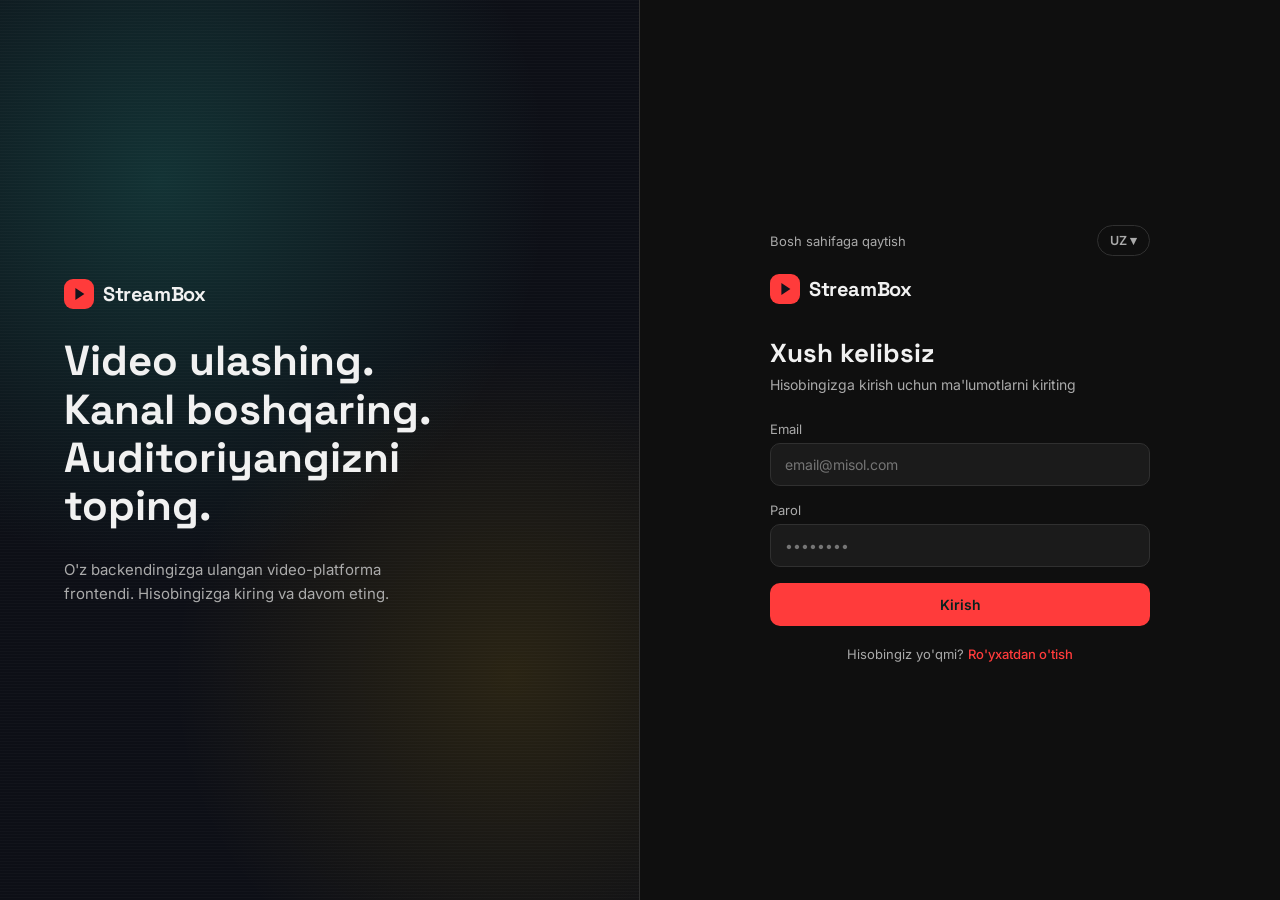
<file: index.html>
<!DOCTYPE html>
<html lang="uz">
<head>
<meta charset="UTF-8">
<meta name="viewport" content="width=device-width, initial-scale=1.0">
<title>Kirish — StreamBox | Video ulashish platformasi</title>
<meta name="description" content="StreamBox — video yuklash, tomosha qilish va kanal yuritish uchun platforma. Hisobingizga kiring va davom eting.">
<meta name="robots" content="noindex, nofollow">
<link rel="icon" type="image/svg+xml" href="img/favicon.svg">
<meta property="og:type" content="website">
<meta property="og:site_name" content="StreamBox">
<meta property="og:title" content="StreamBox — Kirish">
<meta property="og:description" content="Video ulashish va tomosha qilish platformasi StreamBox'ga xush kelibsiz.">
<link rel="stylesheet" href="css/style.css">
</head>
<body>

<div class="auth-shell">
  <div class="auth-visual">
    <div class="scanline"></div>
    <div class="logo">
      <div class="logo-mark"></div>
      StreamBox
    </div>
    <h1>Video ulashing.<br>Kanal boshqaring.<br>Auditoriyangizni toping.</h1>
    <p>O'z backendingizga ulangan video-platforma frontendi. Hisobingizga kiring va davom eting.</p>
  </div>

  <div class="auth-form-col">
    <div class="auth-card">
      <div style="display:flex;justify-content:space-between;align-items:center;margin-bottom:18px;">
        <a href="home.html" style="display:inline-flex;align-items:center;gap:6px;color:var(--text-dim);font-size:13px;" data-i18n="back_home">← Bosh sahifaga qaytish</a>
        <div id="langSwitchMount"></div>
      </div>
      <div class="logo">
        <div class="logo-mark"></div>
        StreamBox
      </div>
      <h2 data-i18n="welcome_back">Xush kelibsiz</h2>
      <p class="sub" data-i18n="login_subtitle">Hisobingizga kirish uchun ma'lumotlarni kiriting</p>

      <div id="formMsg" class="form-msg"></div>

      <form id="loginForm">
        <div class="field">
          <label for="email" data-i18n="email">Email</label>
          <input type="email" id="email" required placeholder="email@misol.com">
        </div>
        <div class="field">
          <label for="password" data-i18n="password">Parol</label>
          <input type="password" id="password" required placeholder="••••••••" minlength="5">
        </div>
        <button type="submit" class="btn-primary" id="submitBtn" data-i18n="login">Kirish</button>
      </form>

      <p class="auth-alt"><span data-i18n="no_account">Hisobingiz yo'qmi?</span> <a href="register.html" data-i18n="register">Ro'yxatdan o'tish</a></p>
    </div>
  </div>
</div>

<script src="js/api.js"></script>
<script src="js/i18n.js"></script>
<script src="js/auth.js"></script>
</body>
</html>
</file>
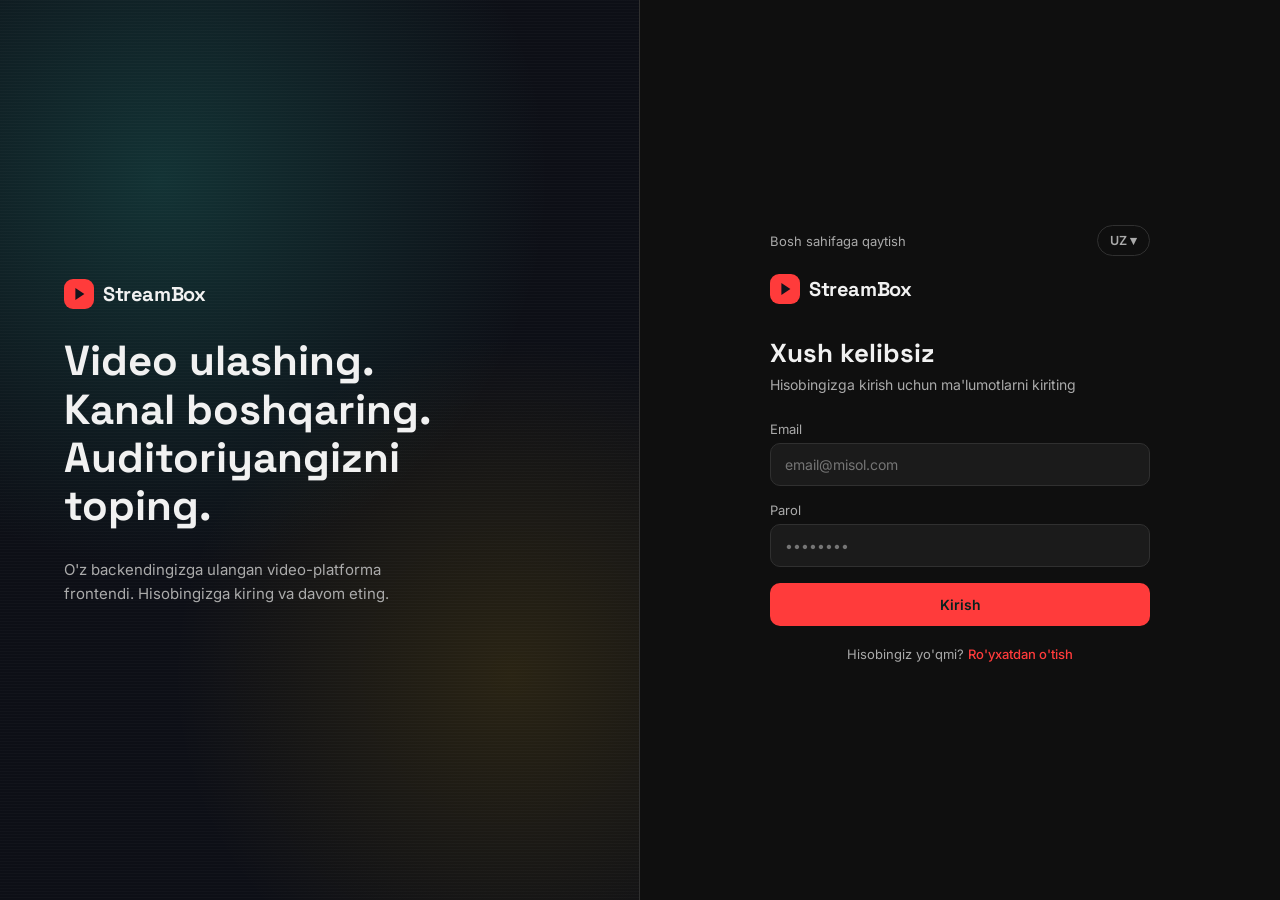
<file: admin-categories.html>
<!DOCTYPE html>
<html lang="uz">
<head>
<meta charset="UTF-8">
<meta name="viewport" content="width=device-width, initial-scale=1.0">
<title>Kategoriyalar — Admin — StreamBox</title>
<meta name="robots" content="noindex, nofollow">
<link rel="icon" type="image/svg+xml" href="img/favicon.svg">
<link rel="stylesheet" href="css/style.css">
</head>
<body>

<div class="app-shell">
  <aside class="sidebar">
    <div class="logo"><div class="logo-mark"></div>StreamBox</div>
    <div class="nav-group">
      <a href="home.html" class="nav-item">
        <svg width="18" height="18" viewBox="0 0 24 24" fill="none" stroke="currentColor" stroke-width="2"><path d="M3 9l9-7 9 7v11a2 2 0 01-2 2H5a2 2 0 01-2-2z"/></svg>
        Bosh sahifa
      </a>
    </div>
    <div class="nav-group" id="authNavGroup" style="margin-top:auto;"></div>
  </aside>

  <div class="main">
    <div class="topbar">
      <div class="topbar-left">
        <button class="hamburger-btn">
          <svg width="20" height="20" viewBox="0 0 24 24" fill="none" stroke="currentColor" stroke-width="2"><path d="M3 6h18M3 12h18M3 18h18"/></svg>
        </button>
        <div class="logo"><div class="logo-mark"></div>StreamBox</div>
      </div>
      <div class="topbar-center"></div>
      <div class="topbar-right">
        <div id="rightAuthSlot"></div>
      </div>
    </div>

    <div class="form-page">
      <h1>Kategoriyalarni boshqarish</h1>
      <div id="accessDenied" style="display:none;" class="form-msg error">
        Bu sahifa faqat ADMIN hisoblar uchun. Sizda kirish huquqi yo'q.
      </div>

      <div id="adminArea" style="display:none;">
        <div class="form-card" style="margin-bottom:20px;">
          <div id="formMsg" class="form-msg"></div>
          <form id="categoryForm" style="display:flex; gap:10px;">
            <input type="text" id="categoryName" placeholder="Yangi kategoriya nomi (masalan: Musiqa)" required style="flex:1; background:var(--surface); border:1px solid var(--border); border-radius:var(--radius); padding:12px 14px; color:var(--text); font-size:14px;">
            <button type="submit" class="btn-primary" style="width:auto; padding:0 22px;">+ Qo'shish</button>
          </form>
        </div>

        <div class="form-card">
          <h3 style="margin-top:0;font-size:15px;">Mavjud kategoriyalar</h3>
          <div id="categoryList"></div>
        </div>
      </div>
    </div>
  </div>
</div>

<script src="js/api.js"></script>
<script src="js/layout.js"></script>
<script src="js/admin-categories.js"></script>
</body>
</html>
</file>
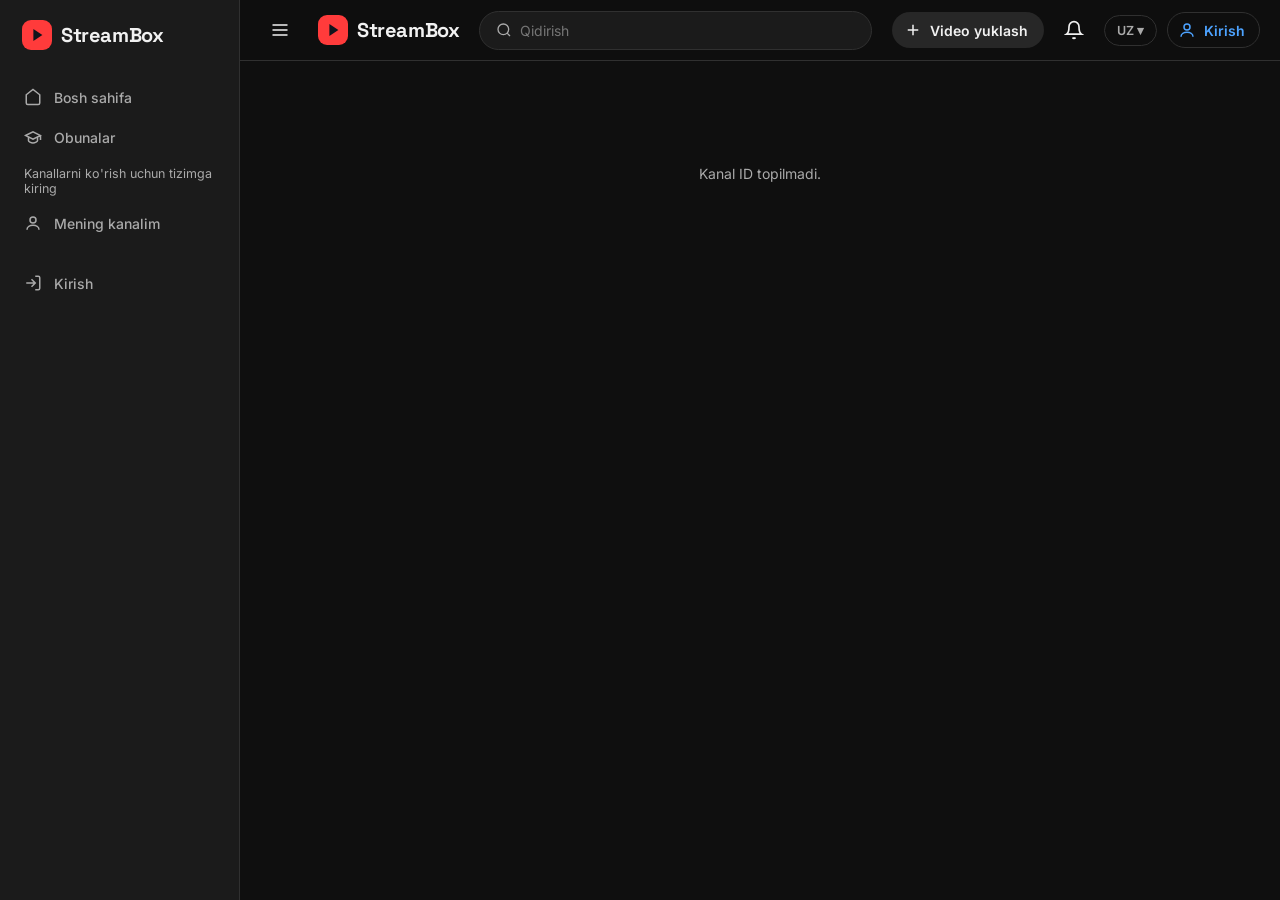
<file: channel.html>
<!DOCTYPE html>
<html lang="uz">
<head>
<meta charset="UTF-8">
<meta name="viewport" content="width=device-width, initial-scale=1.0">
<title id="pageTitle">Kanal — StreamBox</title>
<meta name="robots" content="index, follow">
<link rel="icon" type="image/svg+xml" href="img/favicon.svg">
<link rel="stylesheet" href="css/style.css">
</head>
<body>

<div class="app-shell">
  <aside class="sidebar">
    <div class="logo"><div class="logo-mark"></div>StreamBox</div>
    <div class="nav-group">
      <a href="home.html" class="nav-item">
        <svg width="18" height="18" viewBox="0 0 24 24" fill="none" stroke="currentColor" stroke-width="2"><path d="M3 9l9-7 9 7v11a2 2 0 01-2 2H5a2 2 0 01-2-2z"/></svg>
        <span data-i18n="home">Bosh sahifa</span>
      </a>
      <a href="#" class="nav-item" id="subsNavItem">
        <svg width="18" height="18" viewBox="0 0 24 24" fill="none" stroke="currentColor" stroke-width="2"><path d="M22 10v6M2 10l10-5 10 5-10 5z"/><path d="M6 12v5c0 1 3 3 6 3s6-2 6-3v-5"/></svg>
        <span data-i18n="subscriptions">Obunalar</span>
      </a>
      <div id="sidebarSubscriptions" style="margin-top:2px;"></div>
      <a href="#" class="nav-item" id="myChannelItem">
        <svg width="18" height="18" viewBox="0 0 24 24" fill="none" stroke="currentColor" stroke-width="2"><circle cx="12" cy="8" r="4"/><path d="M4 21c0-4 4-6 8-6s8 2 8 6"/></svg>
        <span data-i18n="my_channel">Mening kanalim</span>
      </a>
    </div>
    <div class="nav-group" id="authNavGroup" style="margin-top:auto;"></div>
  </aside>

  <div class="main">
    <div class="topbar">
      <div class="topbar-left">
        <button class="hamburger-btn">
          <svg width="20" height="20" viewBox="0 0 24 24" fill="none" stroke="currentColor" stroke-width="2"><path d="M3 6h18M3 12h18M3 18h18"/></svg>
        </button>
        <div class="logo"><div class="logo-mark"></div>StreamBox</div>
      </div>
      <div class="topbar-center">
        <div class="search-box">
          <svg width="16" height="16" viewBox="0 0 24 24" fill="none" stroke="currentColor" stroke-width="2"><circle cx="11" cy="11" r="8"/><path d="M21 21l-4.35-4.35"/></svg>
          <input type="text" id="searchInput" placeholder="Qidirish" data-i18n-placeholder="search_placeholder" onkeydown="if(event.key==='Enter'){window.location.href='home.html'}">
        </div>
      </div>
      <div class="topbar-right">
        <button class="icon-btn" id="uploadBtn" title="Video yuklash">
          <svg width="20" height="20" viewBox="0 0 24 24" fill="none" stroke="currentColor" stroke-width="2"><path d="M23 7l-7 5 7 5V7z"/><rect x="1" y="5" width="15" height="14" rx="2"/></svg>
        </button>
        <button class="icon-btn" id="bellBtn" title="Bildirishnomalar">
          <svg width="20" height="20" viewBox="0 0 24 24" fill="none" stroke="currentColor" stroke-width="2"><path d="M18 8a6 6 0 00-12 0c0 7-3 9-3 9h18s-3-2-3-9"/><path d="M13.73 21a2 2 0 01-3.46 0"/></svg>
        </button>
        <div id="langSwitchMount"></div>
        <div id="rightAuthSlot"></div>
      </div>
    </div>

    <div class="watch-wrap" id="channelWrap">
      <div class="loading-state" data-i18n="loading">Yuklanmoqda...</div>
    </div>

    <div class="form-page" id="editChannelPanel" style="display:none; max-width:640px;">
      <h1>Kanalni tahrirlash</h1>
      <div class="form-card">
        <div id="editFormMsg" class="form-msg"></div>
        <div class="field">
          <label>Kanal nomi</label>
          <input type="text" id="editName">
        </div>
        <div class="field">
          <label>Kanal haqida</label>
          <textarea id="editDescription"></textarea>
        </div>
        <div class="field">
          <label>Profil rasmi (o'zgartirish uchun yangi fayl tanlang, aks holda eskisi qoladi)</label>
          <div class="file-drop" id="editPhotoDrop">
            <span>Faylni tanlang yoki shu yerga tashlang</span>
            <input type="file" id="editPhotoInput" accept="image/*">
          </div>
        </div>
        <div class="field">
          <label>Fon rasmi (banner) — ixtiyoriy</label>
          <div class="file-drop" id="editBannerDrop">
            <span>Faylni tanlang yoki shu yerga tashlang</span>
            <input type="file" id="editBannerInput" accept="image/*">
          </div>
        </div>
        <div style="display:flex; gap:10px;">
          <button class="btn-primary" id="saveChannelBtn">Saqlash</button>
          <button class="btn-ghost" id="cancelEditBtn">Bekor qilish</button>
        </div>
      </div>
    </div>
  </div>
</div>

<script src="js/api.js"></script>
<script src="js/i18n.js"></script>
<script src="js/layout.js"></script>
<script src="js/channel.js"></script>
</body>
</html>
</file>
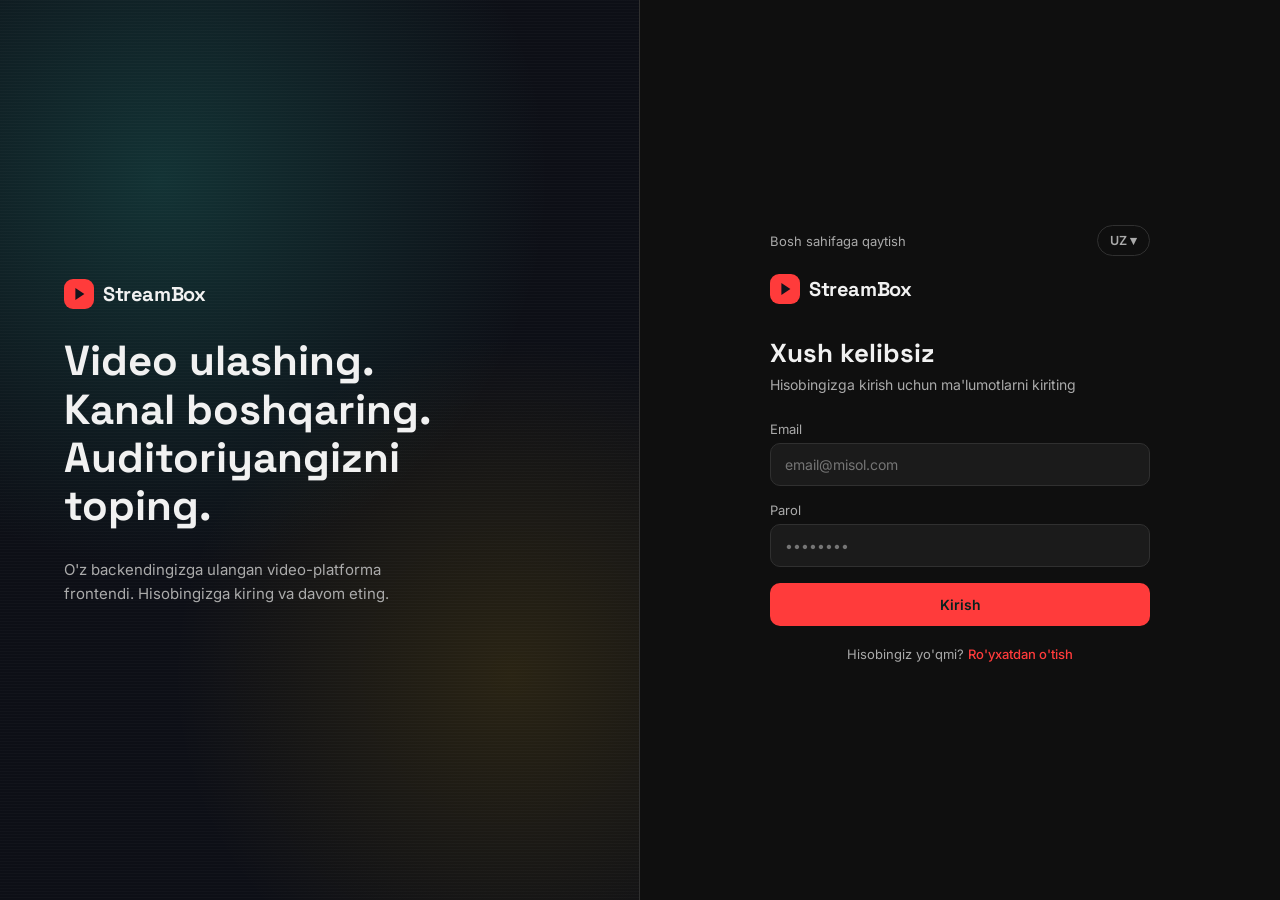
<file: create-channel.html>
<!DOCTYPE html>
<html lang="uz">
<head>
<meta charset="UTF-8">
<meta name="viewport" content="width=device-width, initial-scale=1.0">
<title data-i18n="create_channel">Kanal yaratish — StreamBox</title>
<meta name="robots" content="noindex, nofollow">
<link rel="icon" type="image/svg+xml" href="img/favicon.svg">
<link rel="stylesheet" href="css/style.css">
</head>
<body>

<div class="app-shell">
  <aside class="sidebar">
    <div class="logo"><div class="logo-mark"></div>StreamBox</div>
    <div class="nav-group">
      <a href="home.html" class="nav-item">
        <svg width="18" height="18" viewBox="0 0 24 24" fill="none" stroke="currentColor" stroke-width="2"><path d="M3 9l9-7 9 7v11a2 2 0 01-2 2H5a2 2 0 01-2-2z"/></svg>
        <span data-i18n="home">Bosh sahifa</span>
      </a>
    </div>
    <div class="nav-group" id="authNavGroup" style="margin-top:auto;"></div>
  </aside>

  <div class="main">
    <div class="topbar">
      <div class="topbar-left">
        <div class="logo"><div class="logo-mark"></div>StreamBox</div>
      </div>
      <div class="topbar-center"></div>
      <div class="topbar-right">
        <div id="langSwitchMount"></div>
        <div id="rightAuthSlot"></div>
      </div>
    </div>

    <div class="form-page">
      <h1 data-i18n="create_channel">Kanal yaratish</h1>
      <div class="form-card">
        <div id="formMsg" class="form-msg"></div>

        <form id="channelForm">
          <div class="field">
            <label data-i18n="channel_name">Kanal nomi</label>
            <input type="text" id="channelName" required placeholder="Masalan: Ozodbek Vlogs">
          </div>
          <div class="field">
            <label data-i18n="channel_description">Kanal haqida</label>
            <textarea id="channelDescription" placeholder="Kanalingiz haqida qisqacha..."></textarea>
          </div>
          <div class="field">
            <label data-i18n="preview_image">Profil rasmi</label> <span style="color:var(--danger);">*</span>
            <div class="file-drop" id="photoDrop">
              <span data-i18n="choose_file">Faylni tanlang yoki shu yerga tashlang</span>
              <input type="file" id="photoInput" accept="image/*">
            </div>
          </div>
          <button type="submit" class="btn-primary" id="submitBtn" data-i18n="create_channel">Kanal yaratish</button>
        </form>
      </div>
    </div>
  </div>
</div>

<script src="js/api.js"></script>
<script src="js/i18n.js"></script>
<script src="js/layout.js"></script>
<script src="js/create-channel.js"></script>
</body>
</html>
</file>
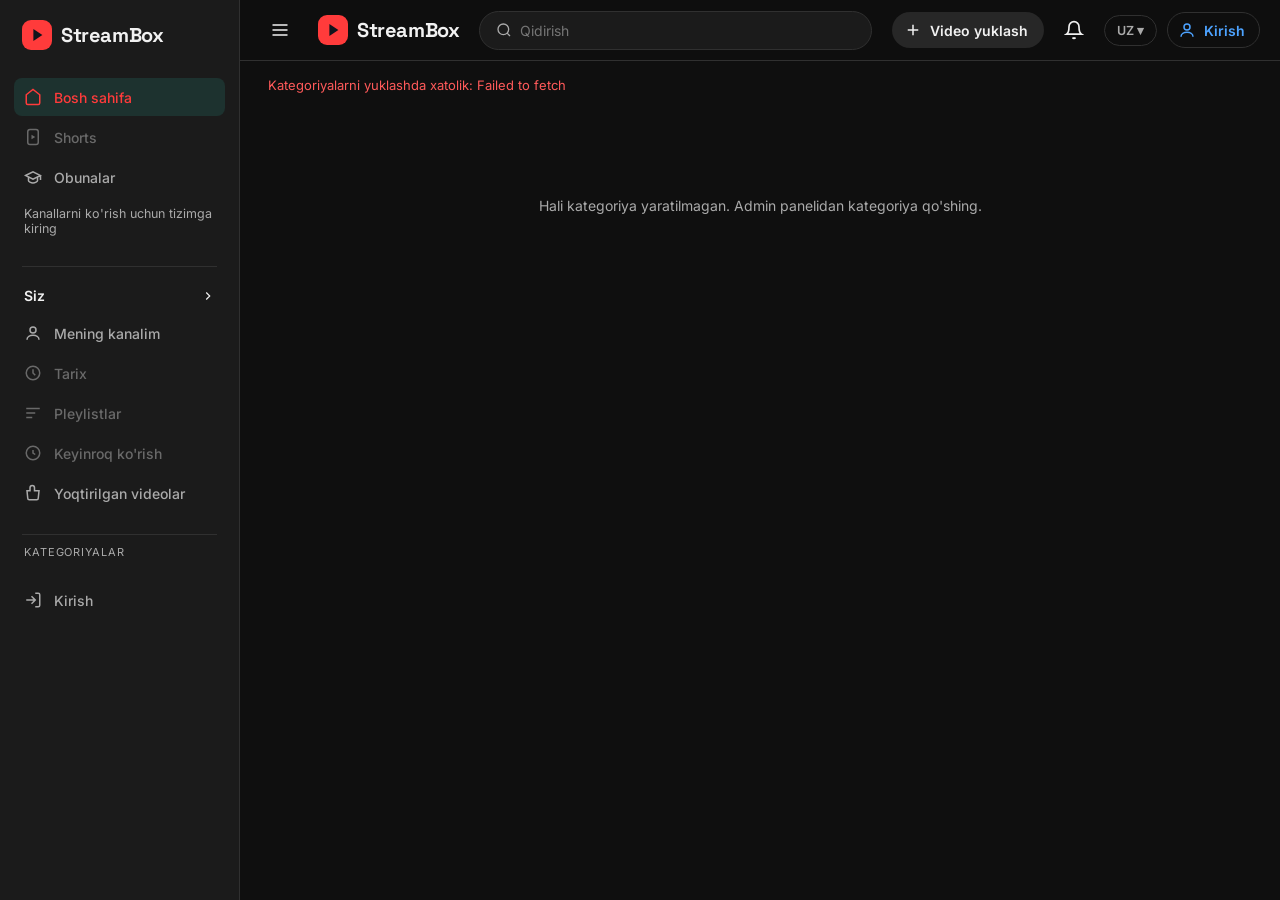
<file: home.html>
<!DOCTYPE html>
<html lang="uz">
<head>
<meta charset="UTF-8">
<meta name="viewport" content="width=device-width, initial-scale=1.0">
<title>StreamBox — Video ulashish va tomosha qilish platformasi</title>
<meta name="description" content="StreamBox — bepul video tomosha qiling, o'z kanalingizni oching, video yuklang va auditoriyangizni toping. O'zbekiston uchun video platforma.">
<meta name="keywords" content="StreamBox, video platforma, video tomosha qilish, video yuklash, onlayn video, kanal ochish">
<meta name="robots" content="index, follow">
<link rel="canonical" href="https://streambox.uz/home.html">
<link rel="icon" type="image/svg+xml" href="img/favicon.svg">

<meta property="og:type" content="website">
<meta property="og:site_name" content="StreamBox">
<meta property="og:title" content="StreamBox — Video ulashish va tomosha qilish platformasi">
<meta property="og:description" content="Bepul video tomosha qiling, o'z kanalingizni oching va video yuklang.">
<meta property="og:url" content="https://streambox.uz/home.html">
<meta property="og:image" content="https://streambox.uz/img/og-cover.png">

<meta name="twitter:card" content="summary_large_image">
<meta name="twitter:title" content="StreamBox — Video ulashish platformasi">
<meta name="twitter:description" content="Bepul video tomosha qiling, o'z kanalingizni oching va video yuklang.">

<link rel="stylesheet" href="css/style.css">
</head>
<body>

<div class="app-shell">
  <aside class="sidebar">
    <div class="logo"><div class="logo-mark"></div>StreamBox</div>

    <div class="nav-group">
      <a href="home.html" class="nav-item active">
        <svg width="18" height="18" viewBox="0 0 24 24" fill="none" stroke="currentColor" stroke-width="2"><path d="M3 9l9-7 9 7v11a2 2 0 01-2 2H5a2 2 0 01-2-2z"/></svg>
        <span data-i18n="home">Bosh sahifa</span>
      </a>
      <a href="#" class="nav-item disabled">
        <svg width="18" height="18" viewBox="0 0 24 24" fill="none" stroke="currentColor" stroke-width="2"><rect x="5" y="2" width="14" height="20" rx="3"/><path d="M10 9l5 3-5 3z" fill="currentColor" stroke="none"/></svg>
        <span data-i18n="shorts">Shorts</span>
      </a>
      <a href="#" class="nav-item" id="subsNavItem">
        <svg width="18" height="18" viewBox="0 0 24 24" fill="none" stroke="currentColor" stroke-width="2"><path d="M22 10v6M2 10l10-5 10 5-10 5z"/><path d="M6 12v5c0 1 3 3 6 3s6-2 6-3v-5"/></svg>
        <span data-i18n="subscriptions">Obunalar</span>
      </a>
      <div id="sidebarSubscriptions" style="margin-top:2px;"></div>
    </div>

    <div class="sidebar-divider"></div>

    <div class="nav-group">
      <div class="sidebar-toggle" id="youToggle">
        <span data-i18n="you">Siz</span>
        <svg width="14" height="14" viewBox="0 0 24 24" fill="none" stroke="currentColor" stroke-width="2"><path d="M9 18l6-6-6-6"/></svg>
      </div>
      <a href="#" class="nav-item" id="myChannelItem">
        <svg width="18" height="18" viewBox="0 0 24 24" fill="none" stroke="currentColor" stroke-width="2"><circle cx="12" cy="8" r="4"/><path d="M4 21c0-4 4-6 8-6s8 2 8 6"/></svg>
        <span data-i18n="my_channel">Mening kanalim</span>
      </a>
      <a href="#" class="nav-item disabled">
        <svg width="18" height="18" viewBox="0 0 24 24" fill="none" stroke="currentColor" stroke-width="2"><circle cx="12" cy="12" r="9"/><path d="M12 7v5l3 3"/></svg>
        <span data-i18n="history">Tarix</span>
      </a>
      <a href="#" class="nav-item disabled">
        <svg width="18" height="18" viewBox="0 0 24 24" fill="none" stroke="currentColor" stroke-width="2"><path d="M3 6h18M3 12h12M3 18h8"/></svg>
        <span data-i18n="playlists">Pleylistlar</span>
      </a>
      <a href="#" class="nav-item disabled">
        <svg width="18" height="18" viewBox="0 0 24 24" fill="none" stroke="currentColor" stroke-width="2"><path d="M12 8v4l3 2"/><circle cx="12" cy="12" r="9"/></svg>
        <span data-i18n="watch_later">Keyinroq ko'rish</span>
      </a>
      <a href="liked-videos.html" class="nav-item">
        <svg width="18" height="18" viewBox="0 0 24 24" fill="none" stroke="currentColor" stroke-width="2"><path d="M14 9V5a3 3 0 00-6 0v4H4l1 10a2 2 0 002 2h10a2 2 0 002-2l1-10h-6z"/></svg>
        <span data-i18n="liked_videos">Yoqtirilgan videolar</span>
      </a>
    </div>

    <div class="sidebar-divider"></div>

    <div class="nav-group">
      <div class="nav-label" data-i18n="categories">Kategoriyalar</div>
      <div id="sidebarCategories"></div>
    </div>

    <div class="nav-group" id="authNavGroup" style="margin-top:auto;"></div>
  </aside>

  <div class="main">
    <div class="topbar">
      <div class="topbar-left">
        <button class="hamburger-btn">
          <svg width="20" height="20" viewBox="0 0 24 24" fill="none" stroke="currentColor" stroke-width="2"><path d="M3 6h18M3 12h18M3 18h18"/></svg>
        </button>
        <div class="logo"><div class="logo-mark"></div>StreamBox</div>
      </div>

      <div class="topbar-center">
        <div class="search-box">
          <svg width="16" height="16" viewBox="0 0 24 24" fill="none" stroke="currentColor" stroke-width="2"><circle cx="11" cy="11" r="8"/><path d="M21 21l-4.35-4.35"/></svg>
          <input type="text" id="searchInput" placeholder="Qidirish" data-i18n-placeholder="search_placeholder">
        </div>
      </div>

      <div class="topbar-right">
        <button class="icon-btn" id="uploadBtn" title="Video yuklash">
          <svg width="20" height="20" viewBox="0 0 24 24" fill="none" stroke="currentColor" stroke-width="2"><path d="M23 7l-7 5 7 5V7z"/><rect x="1" y="5" width="15" height="14" rx="2"/></svg>
        </button>
        <button class="icon-btn" id="bellBtn" title="Bildirishnomalar">
          <svg width="20" height="20" viewBox="0 0 24 24" fill="none" stroke="currentColor" stroke-width="2"><path d="M18 8a6 6 0 00-12 0c0 7-3 9-3 9h18s-3-2-3-9"/><path d="M13.73 21a2 2 0 01-3.46 0"/></svg>
          <span class="dot" id="bellDot" style="display:none;"></span>
        </button>
        <div id="langSwitchMount"></div>
        <div id="rightAuthSlot"></div>
      </div>
    </div>

    <div class="categories-row" id="categoriesRow"></div>

    <div class="video-grid" id="videoGrid">
      <div class="loading-state" data-i18n="loading">Yuklanmoqda...</div>
    </div>
  </div>
</div>

<script src="js/api.js"></script>
<script src="js/i18n.js"></script>
<script src="js/layout.js"></script>
<script src="js/home.js"></script>
</body>
</html>
</file>
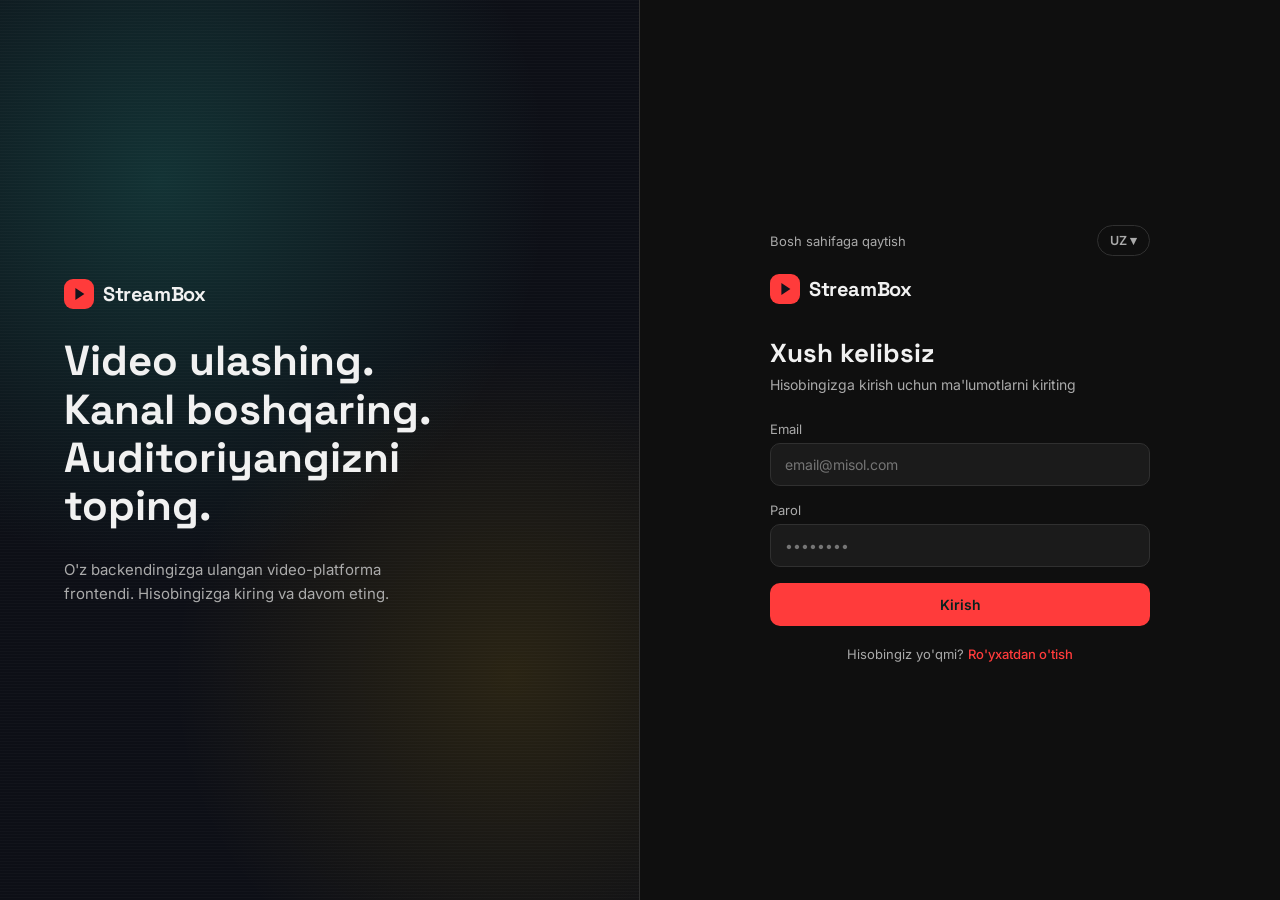
<file: liked-videos.html>
<!DOCTYPE html>
<html lang="uz">
<head>
<meta charset="UTF-8">
<meta name="viewport" content="width=device-width, initial-scale=1.0">
<title data-i18n="liked_videos">Yoqtirilgan videolar — StreamBox</title>
<meta name="robots" content="noindex, nofollow">
<link rel="icon" type="image/svg+xml" href="img/favicon.svg">
<link rel="stylesheet" href="css/style.css">
</head>
<body>

<div class="app-shell">
  <aside class="sidebar">
    <div class="logo"><div class="logo-mark"></div>StreamBox</div>
    <div class="nav-group">
      <a href="home.html" class="nav-item">
        <svg width="18" height="18" viewBox="0 0 24 24" fill="none" stroke="currentColor" stroke-width="2"><path d="M3 9l9-7 9 7v11a2 2 0 01-2 2H5a2 2 0 01-2-2z"/></svg>
        <span data-i18n="home">Bosh sahifa</span>
      </a>
      <a href="liked-videos.html" class="nav-item active">
        <svg width="18" height="18" viewBox="0 0 24 24" fill="none" stroke="currentColor" stroke-width="2"><path d="M14 9V5a3 3 0 00-6 0v4H4l1 10a2 2 0 002 2h10a2 2 0 002-2l1-10h-6z"/></svg>
        <span data-i18n="liked_videos">Yoqtirilgan videolar</span>
      </a>
    </div>
    <div class="nav-group" id="authNavGroup" style="margin-top:auto;"></div>
  </aside>

  <div class="main">
    <div class="topbar">
      <div class="topbar-left">
        <button class="hamburger-btn">
          <svg width="20" height="20" viewBox="0 0 24 24" fill="none" stroke="currentColor" stroke-width="2"><path d="M3 6h18M3 12h18M3 18h18"/></svg>
        </button>
        <div class="logo"><div class="logo-mark"></div>StreamBox</div>
      </div>
      <div class="topbar-center"></div>
      <div class="topbar-right">
        <div id="langSwitchMount"></div>
        <div id="rightAuthSlot"></div>
      </div>
    </div>

    <h2 style="padding:20px 28px 0;font-family:var(--font-display);" data-i18n="liked_videos">Yoqtirilgan videolar</h2>
    <div class="video-grid" id="likedGrid">
      <div class="loading-state" data-i18n="loading">Yuklanmoqda...</div>
    </div>
  </div>
</div>

<script src="js/api.js"></script>
<script src="js/i18n.js"></script>
<script src="js/layout.js"></script>
<script src="js/liked-videos.js"></script>
</body>
</html>
</file>
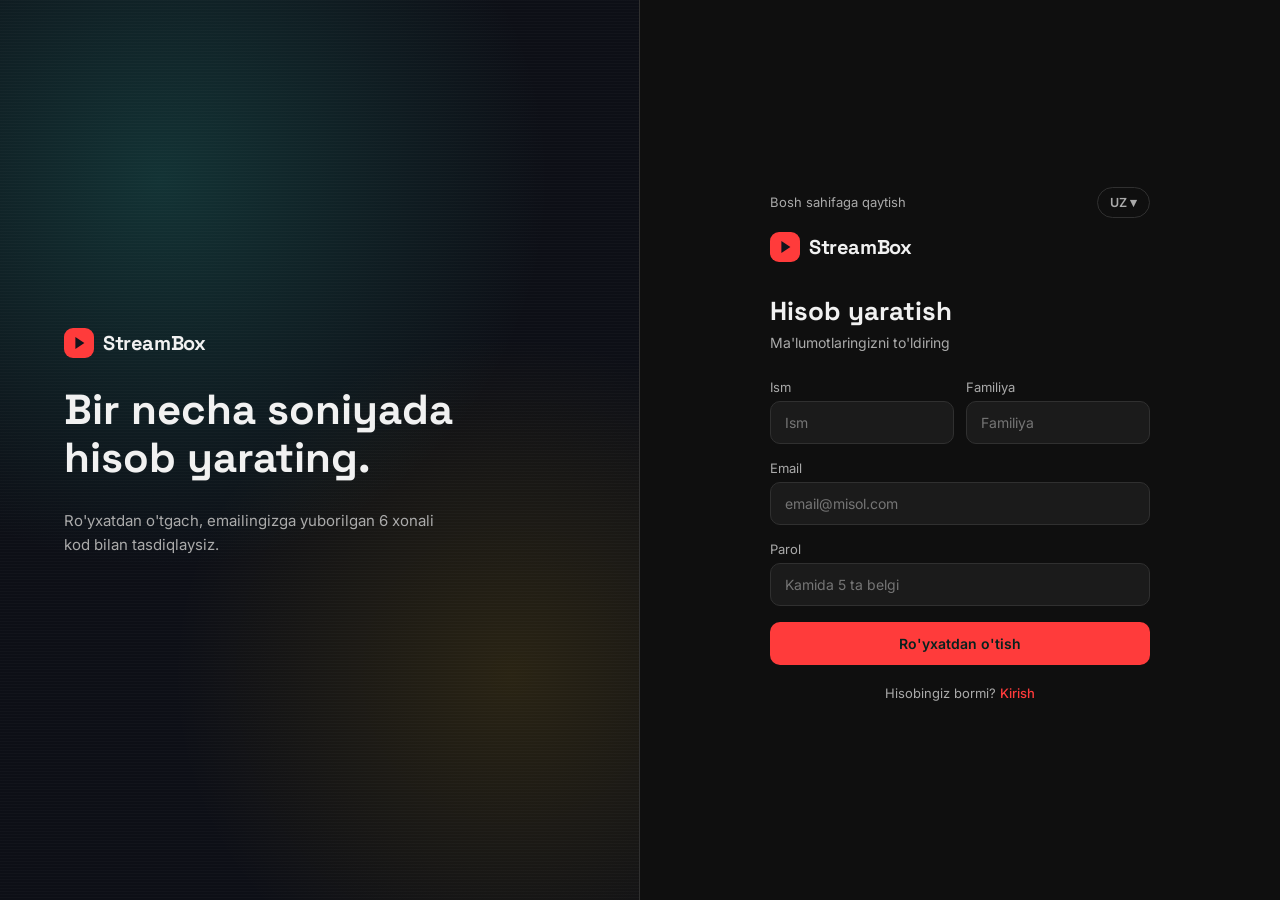
<file: register.html>
<!DOCTYPE html>
<html lang="uz">
<head>
<meta charset="UTF-8">
<meta name="viewport" content="width=device-width, initial-scale=1.0">
<title>Ro'yxatdan o'tish — StreamBox</title>
<meta name="description" content="StreamBox'da yangi hisob yarating — video yuklang, kanal oching, tomosha qiling.">
<meta name="robots" content="noindex, nofollow">
<link rel="icon" type="image/svg+xml" href="img/favicon.svg">
<link rel="stylesheet" href="css/style.css">
</head>
<body>

<div class="auth-shell">
  <div class="auth-visual">
    <div class="scanline"></div>
    <div class="logo">
      <div class="logo-mark"></div>
      StreamBox
    </div>
    <h1>Bir necha soniyada<br>hisob yarating.</h1>
    <p>Ro'yxatdan o'tgach, emailingizga yuborilgan 6 xonali kod bilan tasdiqlaysiz.</p>
  </div>

  <div class="auth-form-col">
    <div class="auth-card">
      <div style="display:flex;justify-content:space-between;align-items:center;margin-bottom:14px;">
        <a href="home.html" style="display:inline-flex;align-items:center;gap:6px;color:var(--text-dim);font-size:13px;" data-i18n="back_home">← Bosh sahifaga qaytish</a>
        <div id="langSwitchMount"></div>
      </div>
      <div class="logo">
        <div class="logo-mark"></div>
        StreamBox
      </div>
      <h2 data-i18n="create_account">Hisob yaratish</h2>
      <p class="sub" data-i18n="register_subtitle">Ma'lumotlaringizni to'ldiring</p>

      <div id="formMsg" class="form-msg"></div>

      <form id="registerForm">
        <div class="field-row">
          <div class="field">
            <label for="name" data-i18n="first_name">Ism</label>
            <input type="text" id="name" required placeholder="Ism">
          </div>
          <div class="field">
            <label for="surname" data-i18n="last_name">Familiya</label>
            <input type="text" id="surname" required placeholder="Familiya">
          </div>
        </div>
        <div class="field">
          <label for="email" data-i18n="email">Email</label>
          <input type="email" id="email" required placeholder="email@misol.com">
        </div>
        <div class="field">
          <label for="password" data-i18n="password">Parol</label>
          <input type="password" id="password" required placeholder="Kamida 5 ta belgi" minlength="5">
        </div>
        <button type="submit" class="btn-primary" id="submitBtn" data-i18n="register">Ro'yxatdan o'tish</button>
      </form>

      <p class="auth-alt"><span data-i18n="have_account">Hisobingiz bormi?</span> <a href="index.html" data-i18n="login">Kirish</a></p>
    </div>
  </div>
</div>

<script src="js/api.js"></script>
<script src="js/i18n.js"></script>
<script src="js/auth.js"></script>
</body>
</html>
</file>
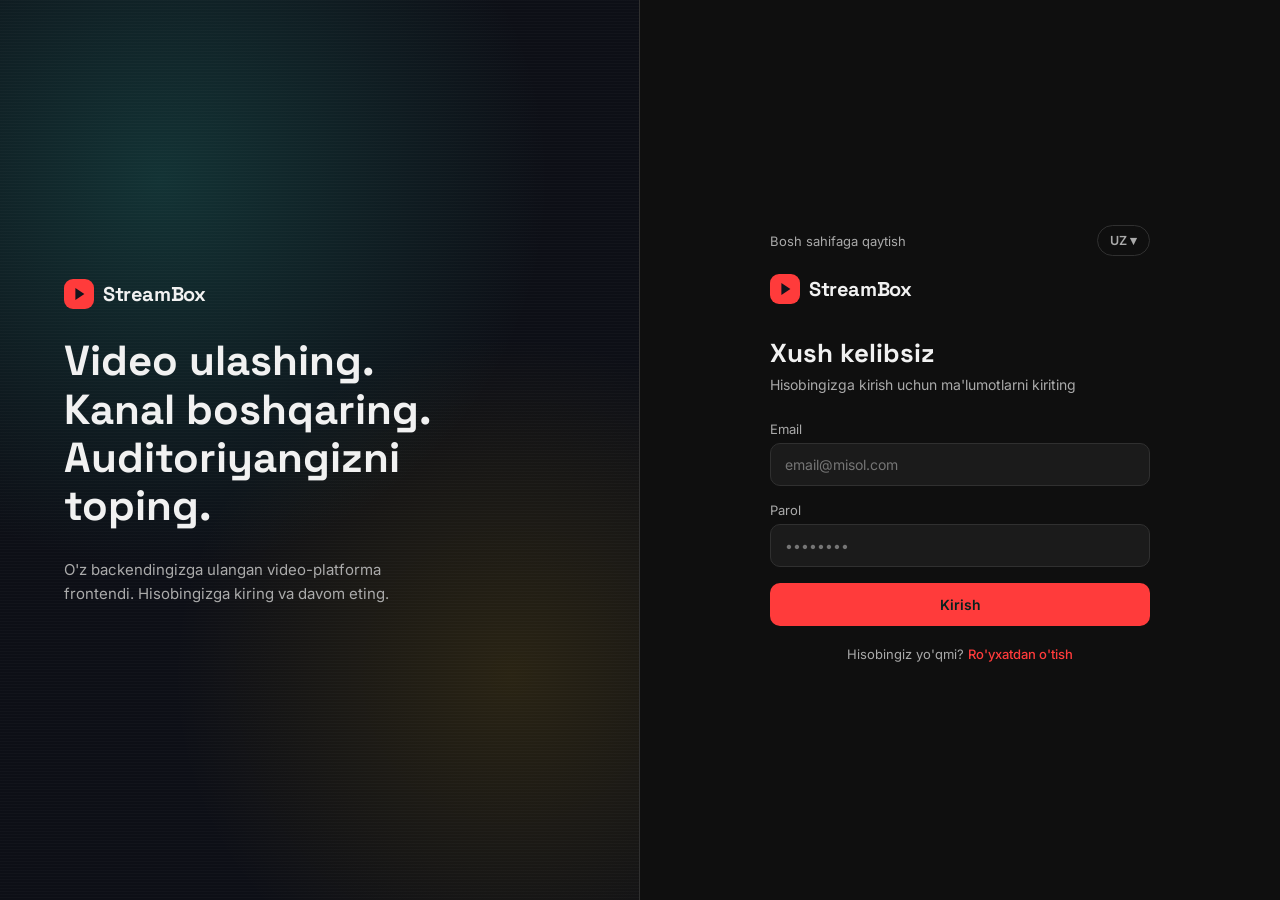
<file: settings.html>
<!DOCTYPE html>
<html lang="uz">
<head>
<meta charset="UTF-8">
<meta name="viewport" content="width=device-width, initial-scale=1.0">
<title>Sozlamalar — StreamBox</title>
<meta name="robots" content="noindex, nofollow">
<link rel="icon" type="image/svg+xml" href="img/favicon.svg">
<link rel="stylesheet" href="css/style.css">
</head>
<body>

<div class="app-shell">
  <aside class="sidebar">
    <div class="logo"><div class="logo-mark"></div>StreamBox</div>
    <div class="nav-group">
      <a href="home.html" class="nav-item">
        <svg width="18" height="18" viewBox="0 0 24 24" fill="none" stroke="currentColor" stroke-width="2"><path d="M3 9l9-7 9 7v11a2 2 0 01-2 2H5a2 2 0 01-2-2z"/></svg>
        Bosh sahifa
      </a>
    </div>
    <div class="nav-group" id="authNavGroup" style="margin-top:auto;"></div>
  </aside>

  <div class="main">
    <div class="topbar">
      <div class="topbar-left">
        <button class="hamburger-btn">
          <svg width="20" height="20" viewBox="0 0 24 24" fill="none" stroke="currentColor" stroke-width="2"><path d="M3 6h18M3 12h18M3 18h18"/></svg>
        </button>
        <div class="logo"><div class="logo-mark"></div>StreamBox</div>
      </div>
      <div class="topbar-center"></div>
      <div class="topbar-right">
        <div id="langSwitchMount"></div>
        <div id="rightAuthSlot"></div>
      </div>
    </div>

    <div class="form-page">
      <h1>Sozlamalar</h1>

      <div class="form-card" style="margin-bottom:20px;">
        <h3 style="margin-top:0;font-size:15px;">Shaxsiy ma'lumotlar</h3>
        <div id="detailMsg" class="form-msg"></div>
        <div class="field">
          <label>Profil rasmi</label>
          <div class="file-drop" id="photoDrop">
            <span>Faylni tanlang yoki shu yerga tashlang</span>
            <input type="file" id="photoInput" accept="image/*">
          </div>
        </div>
        <div class="field-row">
          <div class="field">
            <label>Ism</label>
            <input type="text" id="firstName">
          </div>
          <div class="field">
            <label>Familiya</label>
            <input type="text" id="lastName">
          </div>
        </div>
        <button class="btn-primary" id="saveDetailBtn" style="width:auto;padding:0 22px;">Saqlash</button>
      </div>

      <div class="form-card" style="margin-bottom:20px;">
        <h3 style="margin-top:0;font-size:15px;">Emailni almashtirish</h3>
        <div id="emailMsg" class="form-msg"></div>
        <div id="emailStep1">
          <div class="field">
            <label>Yangi email</label>
            <input type="email" id="newEmail" placeholder="yangi@email.com">
          </div>
          <button class="btn-primary" id="requestEmailBtn" style="width:auto;padding:0 22px;">Tasdiqlash kodini yuborish</button>
        </div>
        <div id="emailStep2" style="display:none;margin-top:14px;">
          <div class="field">
            <label>Emailingizga yuborilgan kod</label>
            <input type="text" id="emailCode" maxlength="6" placeholder="123456">
          </div>
          <button class="btn-primary" id="confirmEmailBtn" style="width:auto;padding:0 22px;">Emailni tasdiqlash</button>
        </div>
      </div>

      <div class="form-card">
        <h3 style="margin-top:0;font-size:15px;">Parolni almashtirish</h3>
        <div id="passwordMsg" class="form-msg"></div>
        <div class="field">
          <label>Joriy parol</label>
          <input type="password" id="oldPassword">
        </div>
        <div class="field">
          <label>Yangi parol</label>
          <input type="password" id="newPassword" minlength="5">
        </div>
        <button class="btn-primary" id="savePasswordBtn" style="width:auto;padding:0 22px;">Parolni yangilash</button>
      </div>
    </div>
  </div>
</div>

<script src="js/api.js"></script>
<script src="js/i18n.js"></script>
<script src="js/layout.js"></script>
<script src="js/settings.js"></script>
</body>
</html>
</file>
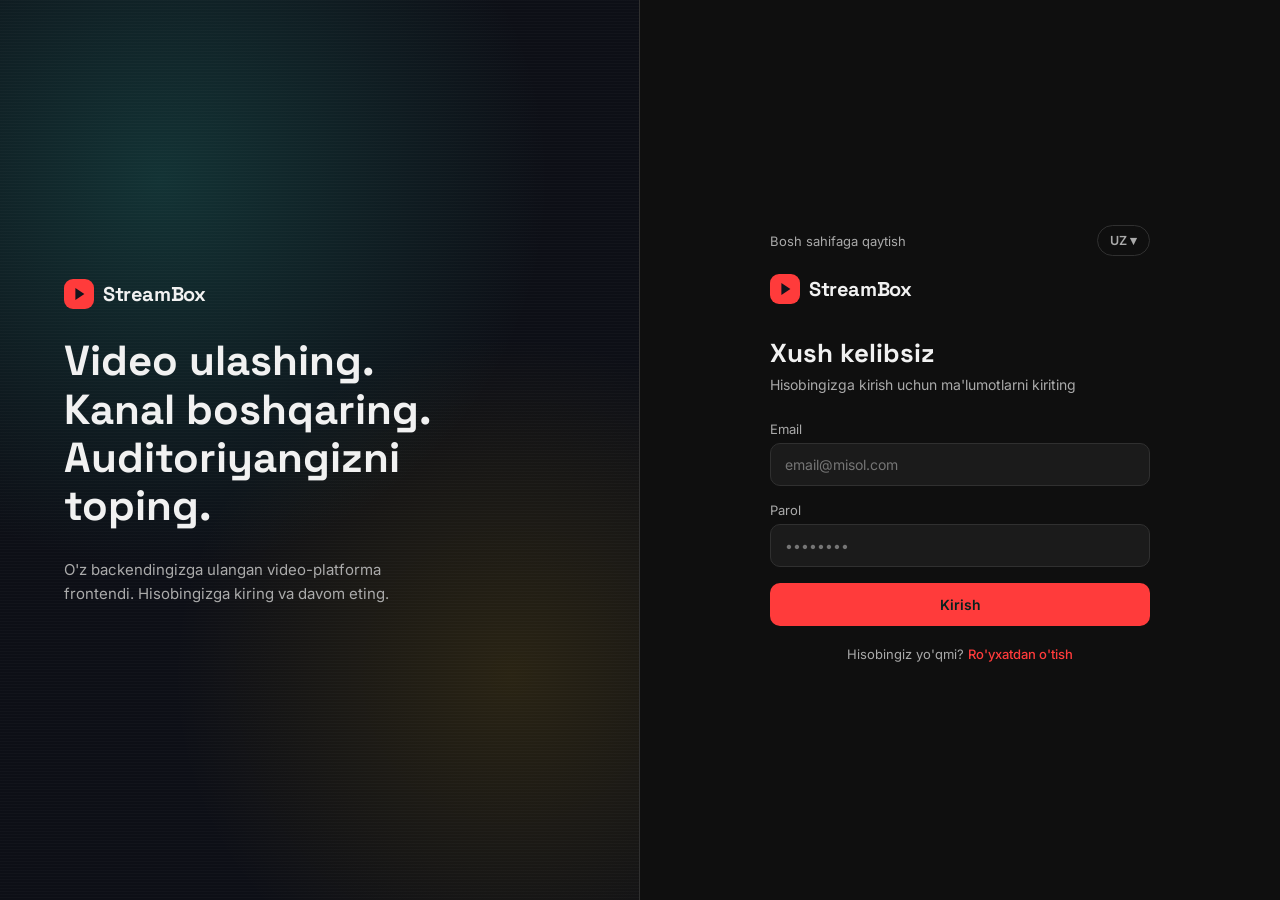
<file: subscriptions.html>
<!DOCTYPE html>
<html lang="uz">
<head>
<meta charset="UTF-8">
<meta name="viewport" content="width=device-width, initial-scale=1.0">
<title data-i18n="my_subscriptions">Obunalarim — StreamBox</title>
<meta name="robots" content="noindex, nofollow">
<link rel="icon" type="image/svg+xml" href="img/favicon.svg">
<link rel="stylesheet" href="css/style.css">
</head>
<body>

<div class="app-shell">
  <aside class="sidebar">
    <div class="logo"><div class="logo-mark"></div>StreamBox</div>
    <div class="nav-group">
      <a href="home.html" class="nav-item">
        <svg width="18" height="18" viewBox="0 0 24 24" fill="none" stroke="currentColor" stroke-width="2"><path d="M3 9l9-7 9 7v11a2 2 0 01-2 2H5a2 2 0 01-2-2z"/></svg>
        <span data-i18n="home">Bosh sahifa</span>
      </a>
      <a href="subscriptions.html" class="nav-item active">
        <svg width="18" height="18" viewBox="0 0 24 24" fill="none" stroke="currentColor" stroke-width="2"><path d="M22 10v6M2 10l10-5 10 5-10 5z"/><path d="M6 12v5c0 1 3 3 6 3s6-2 6-3v-5"/></svg>
        <span data-i18n="subscriptions">Obunalar</span>
      </a>
      <a href="#" class="nav-item" id="myChannelItem">
        <svg width="18" height="18" viewBox="0 0 24 24" fill="none" stroke="currentColor" stroke-width="2"><circle cx="12" cy="8" r="4"/><path d="M4 21c0-4 4-6 8-6s8 2 8 6"/></svg>
        <span data-i18n="my_channel">Mening kanalim</span>
      </a>
    </div>
    <div class="nav-group" id="authNavGroup" style="margin-top:auto;"></div>
  </aside>

  <div class="main">
    <div class="topbar">
      <div class="topbar-left">
        <button class="hamburger-btn">
          <svg width="20" height="20" viewBox="0 0 24 24" fill="none" stroke="currentColor" stroke-width="2"><path d="M3 6h18M3 12h18M3 18h18"/></svg>
        </button>
        <div class="logo"><div class="logo-mark"></div>StreamBox</div>
      </div>
      <div class="topbar-center">
        <div class="search-box">
          <svg width="16" height="16" viewBox="0 0 24 24" fill="none" stroke="currentColor" stroke-width="2"><circle cx="11" cy="11" r="8"/><path d="M21 21l-4.35-4.35"/></svg>
          <input type="text" id="searchInput" placeholder="Qidirish" data-i18n-placeholder="search_placeholder" onkeydown="if(event.key==='Enter'){window.location.href='home.html'}">
        </div>
      </div>
      <div class="topbar-right">
        <button class="icon-btn" id="uploadBtn" title="Video yuklash">
          <svg width="20" height="20" viewBox="0 0 24 24" fill="none" stroke="currentColor" stroke-width="2"><path d="M23 7l-7 5 7 5V7z"/><rect x="1" y="5" width="15" height="14" rx="2"/></svg>
        </button>
        <button class="icon-btn" id="bellBtn" title="Bildirishnomalar">
          <svg width="20" height="20" viewBox="0 0 24 24" fill="none" stroke="currentColor" stroke-width="2"><path d="M18 8a6 6 0 00-12 0c0 7-3 9-3 9h18s-3-2-3-9"/><path d="M13.73 21a2 2 0 01-3.46 0"/></svg>
        </button>
        <div id="langSwitchMount"></div>
        <div id="rightAuthSlot"></div>
      </div>
    </div>

    <h2 style="padding:20px 28px 0;font-family:var(--font-display);" data-i18n="my_subscriptions">Obunalarim</h2>
    <div class="channel-card-grid" id="channelGrid">
      <div class="loading-state" data-i18n="loading">Yuklanmoqda...</div>
    </div>
  </div>
</div>

<script src="js/api.js"></script>
<script src="js/i18n.js"></script>
<script src="js/layout.js"></script>
<script src="js/subscriptions.js"></script>
</body>
</html>
</file>
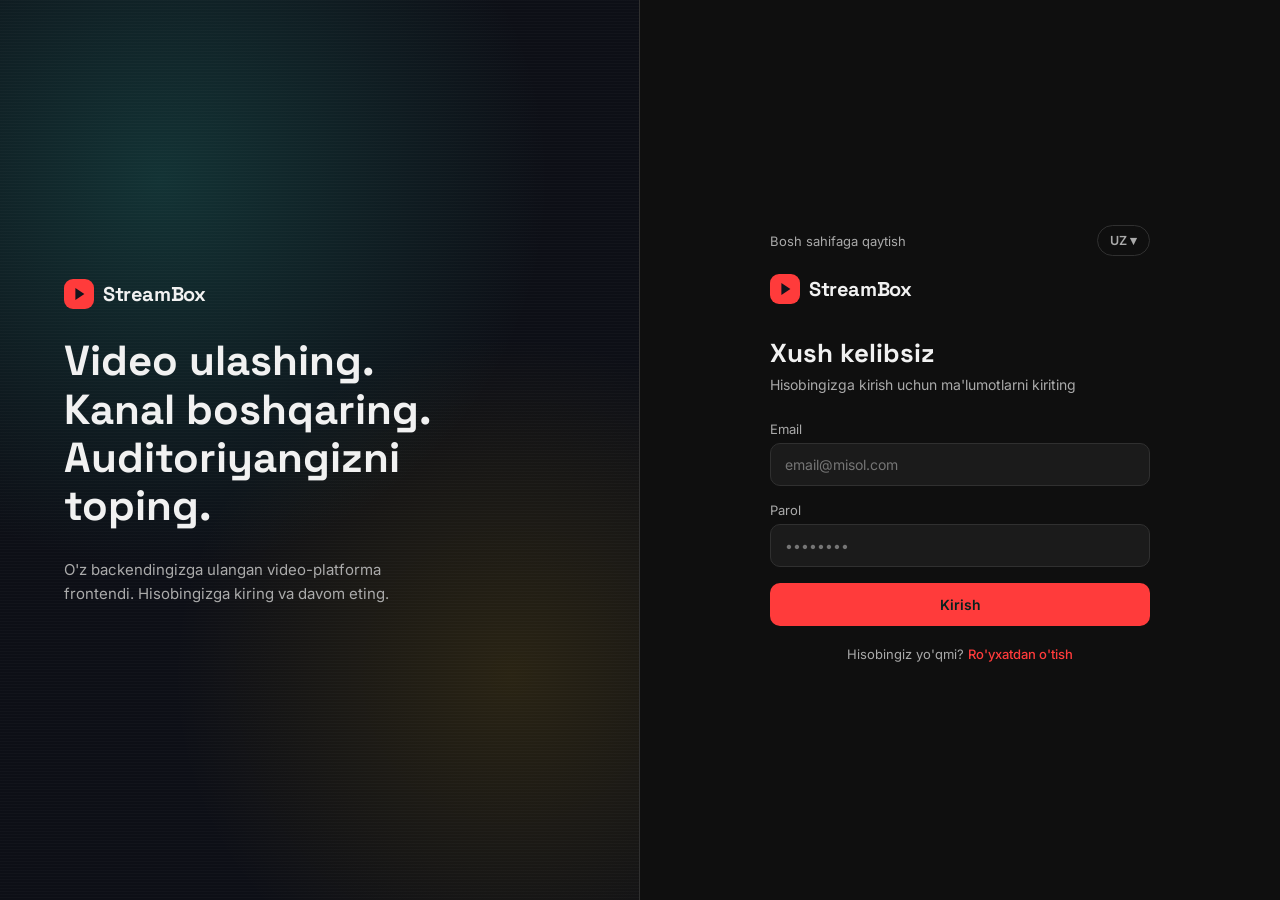
<file: upload.html>
<!DOCTYPE html>
<html lang="uz">
<head>
<meta charset="UTF-8">
<meta name="viewport" content="width=device-width, initial-scale=1.0">
<title data-i18n="upload_title">Video yuklash — StreamBox</title>
<meta name="robots" content="noindex, nofollow">
<link rel="icon" type="image/svg+xml" href="img/favicon.svg">
<link rel="stylesheet" href="css/style.css">
</head>
<body>

<div class="app-shell">
  <aside class="sidebar">
    <div class="logo"><div class="logo-mark"></div>StreamBox</div>
    <div class="nav-group">
      <a href="home.html" class="nav-item">
        <svg width="18" height="18" viewBox="0 0 24 24" fill="none" stroke="currentColor" stroke-width="2"><path d="M3 9l9-7 9 7v11a2 2 0 01-2 2H5a2 2 0 01-2-2z"/></svg>
        <span data-i18n="home">Bosh sahifa</span>
      </a>
    </div>
    <div class="nav-group" id="authNavGroup" style="margin-top:auto;"></div>
  </aside>

  <div class="main">
    <div class="topbar">
      <div class="topbar-left">
        <button class="hamburger-btn">
          <svg width="20" height="20" viewBox="0 0 24 24" fill="none" stroke="currentColor" stroke-width="2"><path d="M3 6h18M3 12h18M3 18h18"/></svg>
        </button>
        <div class="logo"><div class="logo-mark"></div>StreamBox</div>
      </div>
      <div class="topbar-center"></div>
      <div class="topbar-right">
        <div id="langSwitchMount"></div>
        <div id="rightAuthSlot"></div>
      </div>
    </div>

    <div class="form-page">
      <h1 data-i18n="upload_title">Video yuklash</h1>
      <div class="form-card">
        <div id="formMsg" class="form-msg"></div>
        <div id="noChannelMsg" style="display:none;" class="form-msg error">
          Video yuklashdan oldin kanal yaratishingiz kerak.
          <a href="create-channel.html" style="color:var(--accent);font-weight:600;">Kanal yaratish →</a>
        </div>

        <form id="uploadForm">
          <div class="field" id="channelPickerField" style="display:none;">
            <label>Kanal</label>
            <select id="channelSelect"></select>
          </div>

          <div class="field">
            <label data-i18n="video_title_label">Video sarlavhasi</label>
            <input type="text" id="videoTitle" required placeholder="Video sarlavhasini kiriting">
          </div>

          <div class="field">
            <label data-i18n="description">Tavsif</label>
            <textarea id="videoDescription" placeholder="Video haqida qisqacha ma'lumot..."></textarea>
          </div>

          <div class="field">
            <label data-i18n="category">Kategoriya</label>
            <select id="categorySelect" required></select>
          </div>

          <div class="field">
            <label data-i18n="preview_image">Muqova rasmi</label>
            <div class="file-drop" id="previewDrop">
              <span data-i18n="choose_file">Faylni tanlang yoki shu yerga tashlang</span>
              <input type="file" id="previewInput" accept="image/*">
            </div>
          </div>

          <div class="field">
            <label data-i18n="video_file">Video fayl</label>
            <div class="file-drop" id="videoDrop">
              <span data-i18n="choose_file">Faylni tanlang yoki shu yerga tashlang</span>
              <input type="file" id="videoInput" accept="video/*">
            </div>
          </div>

          <button type="submit" class="btn-primary" id="submitBtn" data-i18n="publish">Nashr qilish</button>
        </form>
      </div>
    </div>
  </div>
</div>

<script src="js/api.js"></script>
<script src="js/i18n.js"></script>
<script src="js/layout.js"></script>
<script src="js/upload.js"></script>
</body>
</html>
</file>
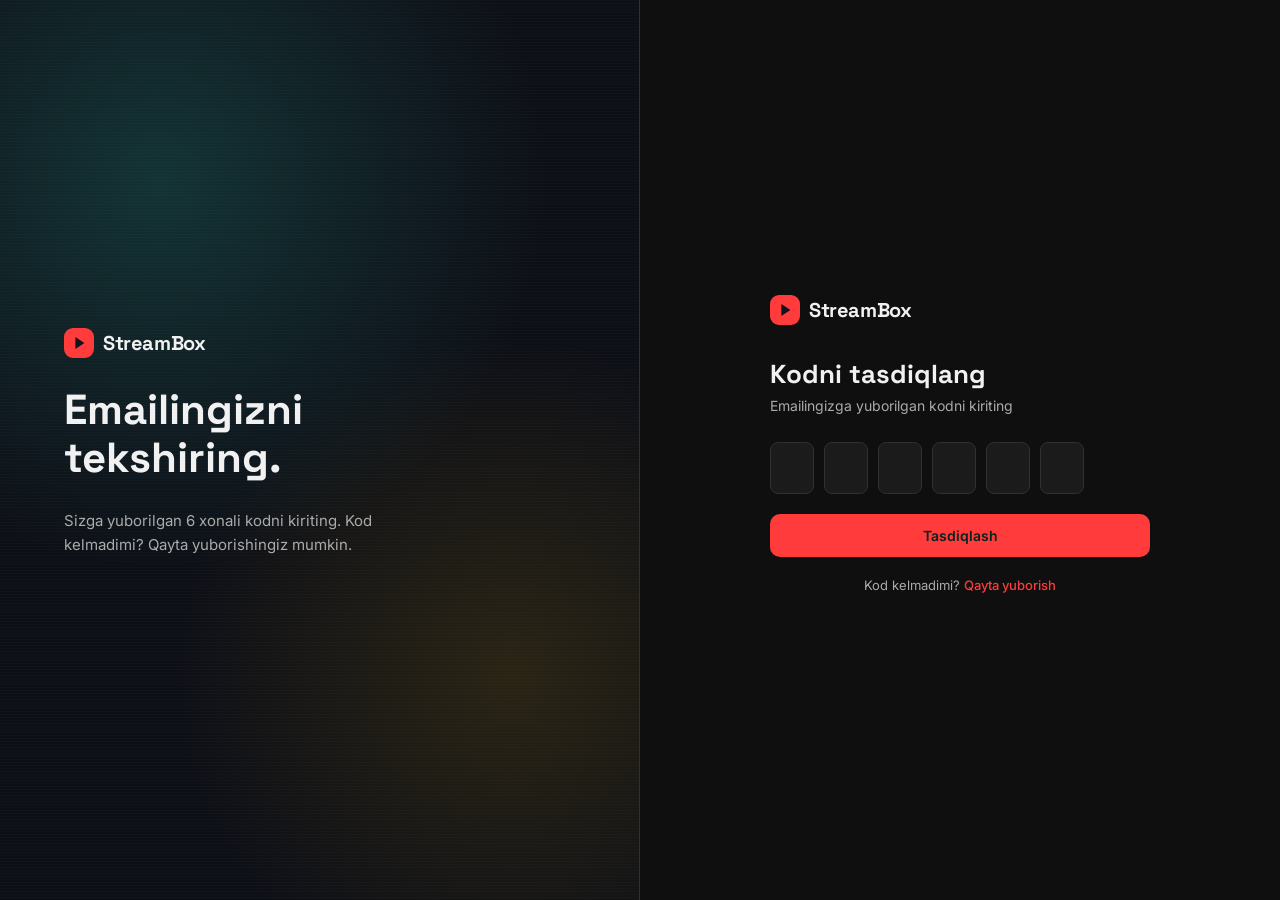
<file: verify.html>
<!DOCTYPE html>
<html lang="uz">
<head>
<meta charset="UTF-8">
<meta name="viewport" content="width=device-width, initial-scale=1.0">
<title>Emailni tasdiqlash — StreamBox</title>
<meta name="description" content="StreamBox hisobingizni faollashtirish uchun emailingizga yuborilgan kodni kiriting.">
<meta name="robots" content="noindex, nofollow">
<link rel="icon" type="image/svg+xml" href="img/favicon.svg">
<link rel="stylesheet" href="css/style.css">
</head>
<body>

<div class="auth-shell">
  <div class="auth-visual">
    <div class="scanline"></div>
    <div class="logo">
      <div class="logo-mark"></div>
      StreamBox
    </div>
    <h1>Emailingizni<br>tekshiring.</h1>
    <p>Sizga yuborilgan 6 xonali kodni kiriting. Kod kelmadimi? Qayta yuborishingiz mumkin.</p>
  </div>

  <div class="auth-form-col">
    <div class="auth-card">
      <div class="logo">
        <div class="logo-mark"></div>
        StreamBox
      </div>
      <h2>Kodni tasdiqlang</h2>
      <p class="sub" id="emailHint">Emailingizga yuborilgan kodni kiriting</p>

      <div id="formMsg" class="form-msg"></div>

      <form id="verifyForm">
        <div class="code-inputs">
          <input type="text" maxlength="1" class="code-digit">
          <input type="text" maxlength="1" class="code-digit">
          <input type="text" maxlength="1" class="code-digit">
          <input type="text" maxlength="1" class="code-digit">
          <input type="text" maxlength="1" class="code-digit">
          <input type="text" maxlength="1" class="code-digit">
        </div>
        <button type="submit" class="btn-primary" id="submitBtn">Tasdiqlash</button>
      </form>

      <p class="auth-alt">Kod kelmadimi? <a href="#" id="resendLink">Qayta yuborish</a></p>
    </div>
  </div>
</div>

<script src="js/api.js"></script>
<script src="js/i18n.js"></script>
<script src="js/auth.js"></script>
</body>
</html>
</file>
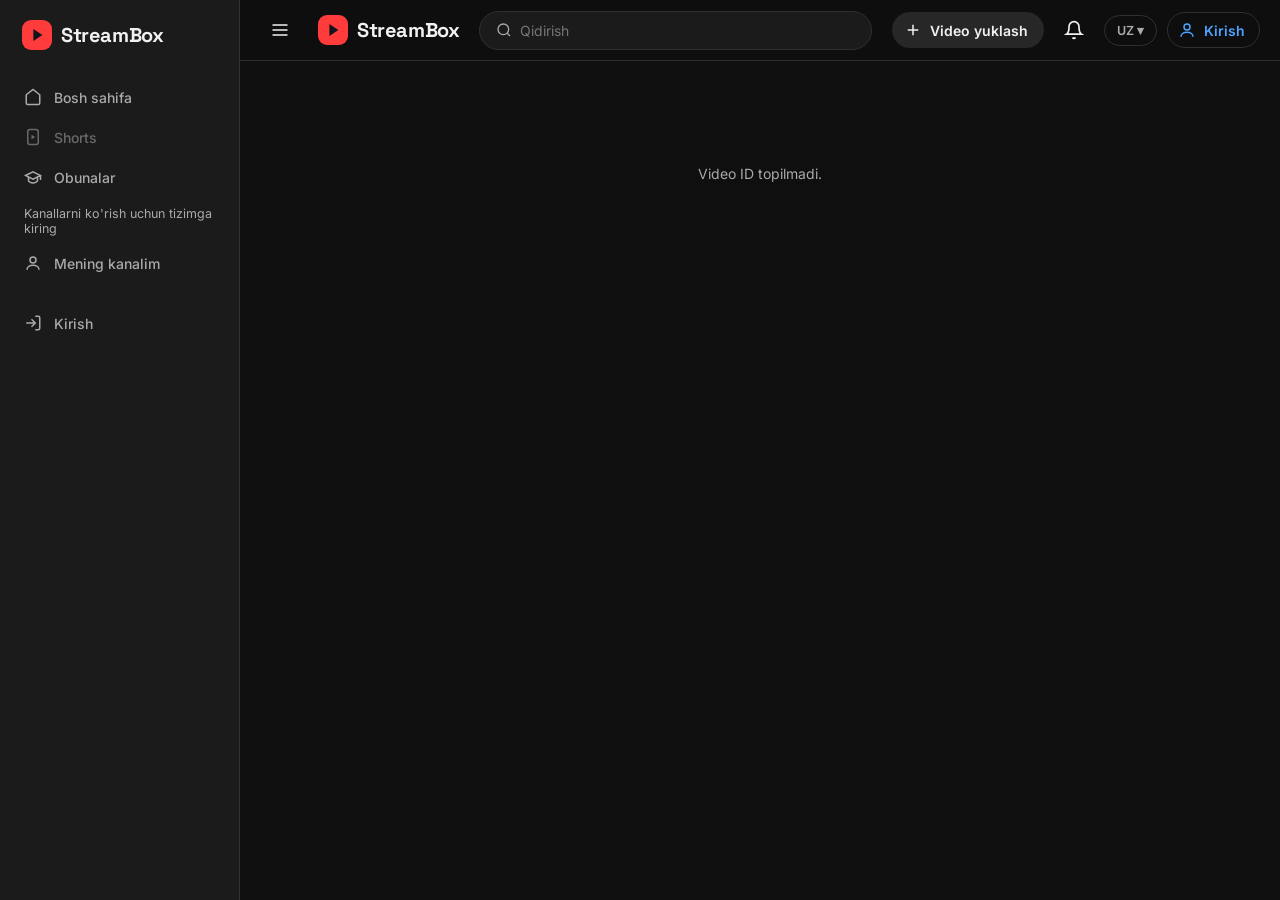
<file: video.html>
<!DOCTYPE html>
<html lang="uz">
<head>
<meta charset="UTF-8">
<meta name="viewport" content="width=device-width, initial-scale=1.0">
<title id="pageTitle">Video — StreamBox</title>
<meta id="metaDescription" name="description" content="StreamBox'da video tomosha qiling.">
<meta name="robots" content="index, follow">
<link rel="icon" type="image/svg+xml" href="img/favicon.svg">

<meta property="og:type" content="video.other">
<meta property="og:site_name" content="StreamBox">
<meta id="ogTitle" property="og:title" content="Video — StreamBox">
<meta id="ogDescription" property="og:description" content="StreamBox'da video tomosha qiling.">

<link rel="stylesheet" href="css/style.css">
</head>
<body>

<div class="app-shell">
  <aside class="sidebar">
    <div class="logo"><div class="logo-mark"></div>StreamBox</div>

    <div class="nav-group">
      <a href="home.html" class="nav-item">
        <svg width="18" height="18" viewBox="0 0 24 24" fill="none" stroke="currentColor" stroke-width="2"><path d="M3 9l9-7 9 7v11a2 2 0 01-2 2H5a2 2 0 01-2-2z"/></svg>
        <span data-i18n="home">Bosh sahifa</span>
      </a>
      <a href="#" class="nav-item disabled">
        <svg width="18" height="18" viewBox="0 0 24 24" fill="none" stroke="currentColor" stroke-width="2"><rect x="5" y="2" width="14" height="20" rx="3"/><path d="M10 9l5 3-5 3z" fill="currentColor" stroke="none"/></svg>
        <span data-i18n="shorts">Shorts</span>
      </a>
      <a href="#" class="nav-item" id="subsNavItem">
        <svg width="18" height="18" viewBox="0 0 24 24" fill="none" stroke="currentColor" stroke-width="2"><path d="M22 10v6M2 10l10-5 10 5-10 5z"/><path d="M6 12v5c0 1 3 3 6 3s6-2 6-3v-5"/></svg>
        <span data-i18n="subscriptions">Obunalar</span>
      </a>
      <div id="sidebarSubscriptions" style="margin-top:2px;"></div>
      <a href="#" class="nav-item" id="myChannelItem">
        <svg width="18" height="18" viewBox="0 0 24 24" fill="none" stroke="currentColor" stroke-width="2"><circle cx="12" cy="8" r="4"/><path d="M4 21c0-4 4-6 8-6s8 2 8 6"/></svg>
        <span data-i18n="my_channel">Mening kanalim</span>
      </a>
    </div>

    <div class="nav-group" id="authNavGroup" style="margin-top:auto;"></div>
  </aside>

  <div class="main">
    <div class="topbar">
      <div class="topbar-left">
        <button class="hamburger-btn">
          <svg width="20" height="20" viewBox="0 0 24 24" fill="none" stroke="currentColor" stroke-width="2"><path d="M3 6h18M3 12h18M3 18h18"/></svg>
        </button>
        <div class="logo"><div class="logo-mark"></div>StreamBox</div>
      </div>
      <div class="topbar-center">
        <div class="search-box">
          <svg width="16" height="16" viewBox="0 0 24 24" fill="none" stroke="currentColor" stroke-width="2"><circle cx="11" cy="11" r="8"/><path d="M21 21l-4.35-4.35"/></svg>
          <input type="text" id="searchInput" placeholder="Qidirish" data-i18n-placeholder="search_placeholder" onkeydown="if(event.key==='Enter'){window.location.href='home.html'}">
        </div>
      </div>
      <div class="topbar-right">
        <button class="icon-btn" id="uploadBtn" title="Video yuklash">
          <svg width="20" height="20" viewBox="0 0 24 24" fill="none" stroke="currentColor" stroke-width="2"><path d="M23 7l-7 5 7 5V7z"/><rect x="1" y="5" width="15" height="14" rx="2"/></svg>
        </button>
        <button class="icon-btn" id="bellBtn" title="Bildirishnomalar">
          <svg width="20" height="20" viewBox="0 0 24 24" fill="none" stroke="currentColor" stroke-width="2"><path d="M18 8a6 6 0 00-12 0c0 7-3 9-3 9h18s-3-2-3-9"/><path d="M13.73 21a2 2 0 01-3.46 0"/></svg>
        </button>
        <div id="langSwitchMount"></div>
        <div id="rightAuthSlot"></div>
      </div>
    </div>

    <div class="watch-wrap" id="watchWrap">
      <div class="loading-state" data-i18n="loading">Yuklanmoqda...</div>
    </div>

    <div class="form-page" id="editVideoPanel" style="display:none; max-width:640px;">
      <h1>Videoni tahrirlash</h1>
      <div class="form-card">
        <div id="editVideoMsg" class="form-msg"></div>
        <div class="field">
          <label>Video sarlavhasi</label>
          <input type="text" id="editVideoTitle">
        </div>
        <div class="field">
          <label>Tavsif</label>
          <textarea id="editVideoDescription"></textarea>
        </div>
        <div class="field">
          <label>Kategoriya</label>
          <select id="editVideoCategory"></select>
        </div>
        <div class="field">
          <label>Muqova rasmi (o'zgartirish uchun yangi fayl tanlang, aks holda eskisi qoladi)</label>
          <div class="file-drop" id="editPreviewDrop">
            <span>Faylni tanlang yoki shu yerga tashlang</span>
            <input type="file" id="editPreviewInput" accept="image/*">
          </div>
        </div>
        <div style="display:flex; gap:10px;">
          <button class="btn-primary" id="saveVideoBtn">Saqlash</button>
          <button class="btn-ghost" id="cancelEditVideoBtn">Bekor qilish</button>
        </div>
      </div>
    </div>
  </div>
</div>

<script src="js/api.js"></script>
<script src="js/i18n.js"></script>
<script src="js/layout.js"></script>
<script src="js/video.js"></script>
</body>
</html>
</file>
<file: css/style.css>
/* ============================================================
   StreamBox — design tokens
   Theme: dark cinema surface, teal signal accent, gold highlight
   Display: Space Grotesk / Body: Inter / Data: IBM Plex Mono
============================================================ */

@import url('https://fonts.googleapis.com/css2?family=Space+Grotesk:wght@500;600;700&family=Inter:wght@400;500;600&family=IBM+Plex+Mono:wght@500&display=swap');

:root {
  --bg: #0f0f0f;
  --surface: #1b1b1b;
  --surface-hover: #272727;
  --border: #303030;
  --text: #f1f1f1;
  --text-dim: #aaaaaa;
  --accent: #ff3b3b;
  --accent-dim: #c22626;
  --gold: #f5b700;
  --danger: #ff5a5a;

  --font-display: 'Space Grotesk', sans-serif;
  --font-body: 'Inter', sans-serif;
  --font-mono: 'IBM Plex Mono', monospace;

  --radius: 10px;
  --sidebar-w: 240px;
}

* { box-sizing: border-box; }

body {
  margin: 0;
  background: var(--bg);
  color: var(--text);
  font-family: var(--font-body);
  -webkit-font-smoothing: antialiased;
}

a { color: inherit; text-decoration: none; }
button { font-family: inherit; cursor: pointer; }
input, textarea { font-family: inherit; }

::selection { background: var(--accent-dim); color: #fff; }

/* ---------- Logo / signature mark ---------- */
.logo {
  display: flex;
  align-items: center;
  gap: 9px;
  font-family: var(--font-display);
  font-weight: 700;
  font-size: 20px;
  letter-spacing: -0.02em;
}
.logo-mark {
  width: 30px;
  height: 30px;
  border-radius: 9px;
  background: var(--accent);
  position: relative;
  flex-shrink: 0;
  transition: border-radius .25s ease;
}
.logo-mark::after {
  content: "";
  position: absolute;
  top: 50%; left: 50%;
  width: 0; height: 0;
  border-style: solid;
  border-width: 6px 0 6px 9px;
  border-color: transparent transparent transparent #12141c;
  transform: translate(-40%, -50%);
}
.logo:hover .logo-mark { border-radius: 50%; }

/* ---------- Auth pages (login / register / verify) ---------- */
.auth-shell {
  min-height: 100vh;
  display: grid;
  grid-template-columns: 1fr 1fr;
}
@media (max-width: 860px) {
  .auth-shell { grid-template-columns: 1fr; }
  .auth-visual { display: none; }
}

.auth-visual {
  background:
    radial-gradient(circle at 25% 20%, rgba(45,212,191,.18), transparent 45%),
    radial-gradient(circle at 80% 75%, rgba(245,183,0,.12), transparent 40%),
    #0d0f16;
  display: flex;
  flex-direction: column;
  justify-content: center;
  padding: 64px;
  position: relative;
  overflow: hidden;
  border-right: 1px solid var(--border);
}
.auth-visual .scanline {
  position: absolute;
  inset: 0;
  background: repeating-linear-gradient(
    to bottom,
    rgba(255,255,255,0.02) 0px,
    rgba(255,255,255,0.02) 1px,
    transparent 1px,
    transparent 3px
  );
  pointer-events: none;
}
.auth-visual h1 {
  font-family: var(--font-display);
  font-size: 42px;
  line-height: 1.15;
  max-width: 420px;
  margin: 28px 0 12px;
}
.auth-visual p {
  color: var(--text-dim);
  max-width: 380px;
  font-size: 15px;
  line-height: 1.6;
}

.auth-form-col {
  display: flex;
  align-items: center;
  justify-content: center;
  padding: 40px 24px;
}
.auth-card { width: 100%; max-width: 380px; }
.auth-card .logo { margin-bottom: 32px; }
.auth-card h2 {
  font-family: var(--font-display);
  font-size: 26px;
  margin: 0 0 6px;
}
.auth-card .sub {
  color: var(--text-dim);
  font-size: 14px;
  margin: 0 0 28px;
}

.field { margin-bottom: 16px; }
.field label {
  display: block;
  font-size: 13px;
  color: var(--text-dim);
  margin-bottom: 6px;
}
.field input {
  width: 100%;
  background: var(--surface);
  border: 1px solid var(--border);
  border-radius: var(--radius);
  padding: 12px 14px;
  color: var(--text);
  font-size: 14px;
  outline: none;
  transition: border-color .15s ease;
}
.field input:focus { border-color: var(--accent); }
.field-row { display: flex; gap: 12px; }
.field-row .field { flex: 1; }

.btn-primary {
  width: 100%;
  background: var(--accent);
  color: #08221e;
  border: none;
  border-radius: var(--radius);
  padding: 13px;
  font-weight: 600;
  font-size: 14px;
  transition: filter .15s ease, transform .1s ease;
}
.btn-primary:hover { filter: brightness(1.08); }
.btn-primary:active { transform: scale(.98); }
.btn-primary:disabled { opacity: .5; cursor: not-allowed; }

.auth-alt {
  text-align: center;
  margin-top: 20px;
  font-size: 13px;
  color: var(--text-dim);
}
.auth-alt a { color: var(--accent); font-weight: 500; }

.form-msg {
  font-size: 13px;
  border-radius: 8px;
  padding: 10px 12px;
  margin-bottom: 16px;
  display: none;
}
.form-msg.error { background: rgba(255,90,90,.1); color: var(--danger); display: block; }
.form-msg.success { background: rgba(45,212,191,.1); color: var(--accent); display: block; }

.code-inputs { display: flex; gap: 10px; margin-bottom: 20px; }
.code-inputs input {
  width: 44px; height: 52px;
  text-align: center;
  font-family: var(--font-mono);
  font-size: 20px;
  background: var(--surface);
  border: 1px solid var(--border);
  border-radius: 8px;
  color: var(--text);
}
.code-inputs input:focus { border-color: var(--accent); outline: none; }

/* ---------- App shell (home / video pages) ---------- */
.app-shell { display: flex; min-height: 100vh; }

.sidebar {
  width: var(--sidebar-w);
  background: var(--surface);
  border-right: 1px solid var(--border);
  padding: 20px 14px;
  position: sticky;
  top: 0;
  height: 100vh;
  flex-shrink: 0;
  transition: margin-left .18s ease, opacity .18s ease;
  overflow-y: auto;
}
.sidebar.sidebar-hidden {
  margin-left: calc(-1 * var(--sidebar-w));
  opacity: 0;
  pointer-events: none;
}
.sidebar .logo { padding: 0 8px; margin-bottom: 28px; }
.nav-group { margin-bottom: 22px; }
.nav-label {
  font-size: 11px;
  text-transform: uppercase;
  letter-spacing: .08em;
  color: var(--text-dim);
  padding: 0 10px;
  margin-bottom: 8px;
}
.nav-item {
  display: flex;
  align-items: center;
  gap: 12px;
  padding: 10px 10px;
  border-radius: 8px;
  color: var(--text-dim);
  font-size: 14px;
  font-weight: 500;
  margin-bottom: 2px;
  transition: background .12s ease, color .12s ease;
}
.nav-item svg { flex-shrink: 0; }
.nav-item:hover { background: var(--surface-hover); color: var(--text); }
.nav-item.active { background: rgba(45,212,191,.12); color: var(--accent); }

.main {
  flex: 1;
  min-width: 0;
}

.topbar {
  display: flex;
  align-items: center;
  justify-content: space-between;
  gap: 20px;
  padding: 10px 20px;
  border-bottom: 1px solid var(--border);
  position: sticky;
  top: 0;
  background: rgba(15,15,15,.92);
  backdrop-filter: blur(8px);
  z-index: 5;
}
.topbar-left { display: flex; align-items: center; gap: 18px; flex-shrink: 0; }
.topbar-center { flex: 1; display: flex; justify-content: center; }
.topbar-right { display: flex; align-items: center; gap: 10px; flex-shrink: 0; }

.hamburger-btn {
  background: none; border: none; color: var(--text);
  width: 40px; height: 40px; border-radius: 50%;
  display: flex; align-items: center; justify-content: center;
}
.hamburger-btn:hover { background: var(--surface-hover); }

.search-box {
  width: 100%;
  max-width: 600px;
  display: flex;
  align-items: center;
  background: var(--surface);
  border: 1px solid var(--border);
  border-radius: 999px;
  padding: 0 16px;
}
.search-box input {
  flex: 1;
  background: none;
  border: none;
  outline: none;
  color: var(--text);
  padding: 10px 8px;
  font-size: 14px;
}
.search-box svg { color: var(--text-dim); flex-shrink: 0; }

.icon-btn {
  width: 40px; height: 40px;
  border-radius: 50%;
  background: none;
  border: none;
  color: var(--text);
  display: flex; align-items: center; justify-content: center;
  position: relative;
}
.icon-btn:hover { background: var(--surface-hover); }
.icon-btn .dot {
  position: absolute; top: 6px; right: 7px;
  width: 8px; height: 8px; border-radius: 50%;
  background: var(--accent);
  border: 2px solid var(--bg);
}

.avatar-btn {
  width: 34px; height: 34px;
  border-radius: 50%;
  background: linear-gradient(135deg, var(--accent), var(--gold));
  border: none;
  color: #1a0000;
  font-family: var(--font-display);
  font-weight: 700;
  font-size: 14px;
  flex-shrink: 0;
}

.btn-login {
  display: flex; align-items: center; gap: 8px;
  border: 1px solid var(--border);
  background: none;
  color: #4da3ff;
  border-radius: 999px;
  padding: 8px 14px 8px 10px;
  font-size: 14px;
  font-weight: 600;
  white-space: nowrap;
}
.btn-login:hover { background: rgba(77,163,255,.08); }

.btn-create {
  display: flex; align-items: center; gap: 8px;
  border: none;
  background: var(--surface-hover);
  color: var(--text);
  border-radius: 999px;
  padding: 9px 16px 9px 12px;
  font-size: 14px;
  font-weight: 600;
  white-space: nowrap;
}
.btn-create:hover { background: #333; }

/* ---------- Sidebar: real subscribed channels ---------- */
.sidebar-sub-item {
  display: flex; align-items: center; gap: 12px;
  padding: 7px 10px;
  border-radius: 8px;
  color: var(--text-dim);
  font-size: 13.5px;
}
.sidebar-sub-item:hover { background: var(--surface-hover); color: var(--text); }
.sidebar-sub-item img {
  width: 24px; height: 24px; border-radius: 50%; object-fit: cover; flex-shrink: 0;
  background: var(--surface-hover);
}
.sidebar-sub-empty { padding: 8px 10px; font-size: 12.5px; color: var(--text-dim); }

/* ---------- sidebar section headers / placeholder items ---------- */
.sidebar-divider { height: 1px; background: var(--border); margin: 10px 8px; }
.sidebar-toggle {
  display: flex; align-items: center; justify-content: space-between;
  padding: 10px 10px; color: var(--text); font-size: 14px; font-weight: 600;
  cursor: pointer; border-radius: 8px;
}
.sidebar-toggle:hover { background: var(--surface-hover); }
.nav-item.disabled { opacity: .55; cursor: default; }
.nav-item .live-dot {
  width: 7px; height: 7px; border-radius: 50%;
  background: var(--accent); margin-left: auto;
}

.categories-row {
  display: flex;
  gap: 10px;
  padding: 16px 28px 0;
  overflow-x: auto;
}
.chip {
  white-space: nowrap;
  padding: 8px 16px;
  border-radius: 999px;
  background: var(--surface);
  border: 1px solid var(--border);
  color: var(--text-dim);
  font-size: 13px;
  font-weight: 500;
}
.chip.active { background: var(--text); color: var(--bg); border-color: var(--text); }

.video-grid {
  display: grid;
  grid-template-columns: repeat(auto-fill, minmax(260px, 1fr));
  gap: 24px;
  padding: 24px 28px 60px;
}

.video-card { cursor: pointer; }
.thumb-wrap {
  position: relative;
  border-radius: var(--radius);
  overflow: hidden;
  aspect-ratio: 16/9;
  background: var(--surface);
  border: 1px solid var(--border);
}
.thumb-wrap img {
  width: 100%; height: 100%;
  object-fit: cover;
  display: block;
  transition: transform .3s ease;
}
.video-card:hover .thumb-wrap img { transform: scale(1.04); }

.thumb-wrap .scan {
  position: absolute; inset: 0;
  background: repeating-linear-gradient(to bottom, rgba(45,212,191,0) 0%, rgba(45,212,191,.15) 50%, rgba(45,212,191,0) 100%);
  background-size: 100% 200%;
  opacity: 0;
  transition: opacity .2s ease;
  pointer-events: none;
}
.video-card:hover .scan { opacity: 1; animation: scan-move 1.1s linear infinite; }
@keyframes scan-move { from { background-position-y: 0%; } to { background-position-y: 200%; } }

.duration-badge {
  position: absolute;
  bottom: 8px; right: 8px;
  background: rgba(0,0,0,.75);
  color: #fff;
  font-family: var(--font-mono);
  font-size: 11px;
  padding: 2px 6px;
  border-radius: 4px;
}
.play-badge {
  position: absolute;
  top: 50%; left: 50%;
  transform: translate(-50%,-50%) scale(.8);
  width: 46px; height: 46px;
  border-radius: 50%;
  background: rgba(18,20,28,.55);
  border: 1px solid rgba(255,255,255,.3);
  display: flex; align-items: center; justify-content: center;
  opacity: 0;
  transition: opacity .2s ease, transform .2s ease, border-radius .2s ease;
}
.video-card:hover .play-badge { opacity: 1; transform: translate(-50%,-50%) scale(1); border-radius: 30%; }

.video-meta { display: flex; gap: 10px; margin-top: 10px; }
.channel-avatar {
  width: 34px; height: 34px;
  border-radius: 50%;
  background: var(--surface-hover);
  flex-shrink: 0;
  object-fit: cover;
}
.video-info h3 {
  font-size: 14px;
  font-weight: 600;
  margin: 0 0 4px;
  line-height: 1.35;
  display: -webkit-box;
  -webkit-line-clamp: 2;
  -webkit-box-orient: vertical;
  overflow: hidden;
}
.video-info .channel-name { font-size: 12.5px; color: var(--text-dim); margin: 0 0 2px; }
.video-info .stats {
  font-size: 12px;
  color: var(--text-dim);
  font-family: var(--font-mono);
  margin: 0;
}

.empty-state, .loading-state {
  grid-column: 1 / -1;
  text-align: center;
  color: var(--text-dim);
  padding: 80px 20px;
  font-size: 14px;
}

/* ---------- Watch page ---------- */
.watch-wrap {
  max-width: 1100px;
  margin: 0 auto;
  padding: 24px 28px 60px;
}
.player {
  width: 100%;
  aspect-ratio: 16/9;
  background: #000;
  border-radius: var(--radius);
  overflow: hidden;
  border: 1px solid var(--border);
}
.player video { width: 100%; height: 100%; }

.watch-title {
  font-family: var(--font-display);
  font-size: 22px;
  margin: 18px 0 10px;
}
.watch-subrow {
  display: flex;
  justify-content: space-between;
  align-items: center;
  flex-wrap: wrap;
  gap: 12px;
  padding-bottom: 16px;
  border-bottom: 1px solid var(--border);
}
.watch-channel { display: flex; align-items: center; gap: 12px; }
.watch-channel .channel-avatar { width: 44px; height: 44px; }
.watch-channel .name { font-weight: 600; font-size: 14px; }

.btn-subscribe {
  background: var(--accent);
  color: #08221e;
  border: none;
  border-radius: 999px;
  padding: 10px 20px;
  font-weight: 600;
  font-size: 13px;
}
.btn-ghost {
  background: var(--surface);
  border: 1px solid var(--border);
  color: var(--text);
  border-radius: 999px;
  padding: 10px 18px;
  font-size: 13px;
  font-weight: 500;
  display: flex; align-items: center; gap: 6px;
}

.watch-desc {
  background: var(--surface);
  border: 1px solid var(--border);
  border-radius: var(--radius);
  padding: 16px;
  margin-top: 16px;
  font-size: 13.5px;
  line-height: 1.6;
  color: var(--text-dim);
  font-family: var(--font-mono);
}
.watch-desc .stats-line { color: var(--text); margin-bottom: 8px; font-weight: 500; }

.tag-row { display: flex; gap: 8px; flex-wrap: wrap; margin-top: 14px; }
.tag-pill {
  font-size: 12px;
  color: var(--accent);
  background: rgba(45,212,191,.1);
  padding: 5px 10px;
  border-radius: 999px;
}

/* ---------- Comments ---------- */
.comments-section { margin-top: 28px; }
.comments-section h3 { font-size: 16px; margin: 0 0 16px; }
.comment-input-row { display: flex; align-items: center; gap: 12px; margin-bottom: 20px; }
.comment-input-row .channel-avatar { width: 38px; height: 38px; font-size: 14px; flex-shrink: 0; }
.comment-input-row input {
  width: 100%;
  background: none;
  border: none;
  border-bottom: 1px solid var(--border);
  padding: 8px 2px;
  color: var(--text);
  font-size: 14px;
  outline: none;
}
.comment-input-row input:focus { border-color: var(--accent); }
.comment-item { display: flex; gap: 12px; margin-bottom: 18px; }
.comment-item .channel-avatar { width: 38px; height: 38px; font-size: 14px; flex-shrink: 0; }
.comment-meta { font-size: 12.5px; color: var(--text-dim); margin: 0 0 4px; }
.comment-text { font-size: 14px; margin: 0; line-height: 1.5; }
.comments-empty { color: var(--text-dim); font-size: 13.5px; }

/* ---------- Notifications dropdown ---------- */
.notif-panel {
  position: absolute;
  top: 48px; right: 0;
  width: 320px;
  max-height: 420px;
  overflow-y: auto;
  background: var(--surface);
  border: 1px solid var(--border);
  border-radius: var(--radius);
  box-shadow: 0 12px 30px rgba(0,0,0,.4);
  z-index: 20;
}
.notif-item { padding: 12px 16px; border-bottom: 1px solid var(--border); }
.notif-item:last-child { border-bottom: none; }
.notif-text { font-size: 13.5px; margin: 0 0 4px; color: var(--text); }
.notif-time { font-size: 11.5px; color: var(--text-dim); margin: 0; font-family: var(--font-mono); }
.notif-empty { padding: 24px; text-align: center; color: var(--text-dim); font-size: 13px; }
.icon-btn { position: relative; }

.account-menu { width: 260px; padding: 8px 0; }
.account-menu-head { display: flex; align-items: center; gap: 12px; padding: 10px 16px 14px; }
.account-menu-head .channel-avatar { width: 42px; height: 42px; flex-shrink: 0; }
.account-menu-name { font-size: 14px; font-weight: 600; margin: 0 0 2px; }
.account-menu-email { font-size: 12px; color: var(--text-dim); margin: 0; }
.account-menu-divider { height: 1px; background: var(--border); margin: 4px 0; }
.account-menu-item {
  display: flex; align-items: center; gap: 12px;
  padding: 11px 16px;
  font-size: 13.5px;
  color: var(--text);
}
.account-menu-item:hover { background: var(--surface-hover); }

/* ---------- Channel page ---------- */
.channel-banner {
  width: 100%;
  aspect-ratio: 6/1;
  background: linear-gradient(120deg, var(--surface-hover), var(--surface));
  border-radius: var(--radius);
  overflow: hidden;
  border: 1px solid var(--border);
}
.channel-banner img { width: 100%; height: 100%; object-fit: cover; }
.channel-header {
  display: flex;
  align-items: center;
  gap: 20px;
  padding: 20px 4px 24px;
  flex-wrap: wrap;
}
.channel-header .channel-avatar { width: 88px; height: 88px; border: 3px solid var(--bg); }
.channel-header h1 { font-family: var(--font-display); font-size: 26px; margin: 0 0 6px; }
.channel-header .sub { color: var(--text-dim); font-size: 13.5px; margin: 0; }
.channel-header .actions { margin-left: auto; display: flex; gap: 10px; }
.channel-tabs {
  display: flex; gap: 24px;
  border-bottom: 1px solid var(--border);
  padding: 0 4px;
  margin-bottom: 20px;
}
.channel-tab {
  padding: 12px 2px;
  color: var(--text-dim);
  font-size: 14px;
  font-weight: 500;
  border-bottom: 2px solid transparent;
}
.channel-tab.active { color: var(--text); border-color: var(--accent); }

/* ---------- Forms (upload / create-channel) ---------- */
.form-page { max-width: 640px; margin: 0 auto; padding: 32px 20px 60px; }
.form-page h1 { font-family: var(--font-display); font-size: 24px; margin: 0 0 24px; }
.form-card {
  background: var(--surface);
  border: 1px solid var(--border);
  border-radius: var(--radius);
  padding: 24px;
}
.field textarea {
  width: 100%;
  background: var(--surface);
  border: 1px solid var(--border);
  border-radius: var(--radius);
  padding: 12px 14px;
  color: var(--text);
  font-size: 14px;
  outline: none;
  resize: vertical;
  min-height: 90px;
  font-family: inherit;
}
.field textarea:focus { border-color: var(--accent); }
.field select {
  width: 100%;
  background: var(--surface);
  border: 1px solid var(--border);
  border-radius: var(--radius);
  padding: 12px 14px;
  color: var(--text);
  font-size: 14px;
  outline: none;
}
.file-drop {
  border: 1.5px dashed var(--border);
  border-radius: var(--radius);
  padding: 24px;
  text-align: center;
  color: var(--text-dim);
  font-size: 13.5px;
  cursor: pointer;
  transition: border-color .15s ease, color .15s ease;
}
.file-drop:hover { border-color: var(--accent); color: var(--text); }
.file-drop.has-file { border-color: var(--accent); color: var(--accent); }
.file-drop input { display: none; }
.upload-progress { font-size: 12.5px; color: var(--text-dim); margin-top: 6px; font-family: var(--font-mono); }

/* ---------- Subscriptions / channel grid ---------- */
.channel-card-grid {
  display: grid;
  grid-template-columns: repeat(auto-fill, minmax(220px, 1fr));
  gap: 18px;
  padding: 24px 28px 60px;
}
.channel-card {
  display: flex;
  flex-direction: column;
  align-items: center;
  text-align: center;
  gap: 10px;
  background: var(--surface);
  border: 1px solid var(--border);
  border-radius: var(--radius);
  padding: 22px 16px;
}
.channel-card .channel-avatar { width: 64px; height: 64px; font-size: 20px; }
.channel-card h4 { font-size: 14px; margin: 0; }
.channel-card p { font-size: 12px; color: var(--text-dim); margin: 0; }

/* ---------- Language switcher ---------- */
.lang-switch { position: relative; }
.lang-btn {
  display: flex; align-items: center; gap: 6px;
  background: none; border: 1px solid var(--border);
  color: var(--text-dim);
  border-radius: 999px;
  padding: 7px 12px;
  font-size: 12.5px;
  font-weight: 600;
  text-transform: uppercase;
}
.lang-btn:hover { color: var(--text); border-color: var(--text-dim); }
.lang-menu {
  position: absolute;
  top: 42px; right: 0;
  background: var(--surface);
  border: 1px solid var(--border);
  border-radius: 10px;
  overflow: hidden;
  min-width: 130px;
  box-shadow: 0 12px 30px rgba(0,0,0,.4);
  z-index: 20;
}
.lang-option {
  display: block;
  width: 100%;
  text-align: left;
  padding: 10px 14px;
  background: none;
  border: none;
  color: var(--text);
  font-size: 13.5px;
}
.lang-option:hover { background: var(--surface-hover); }
.lang-option.active { color: var(--accent); font-weight: 600; }
</file>
